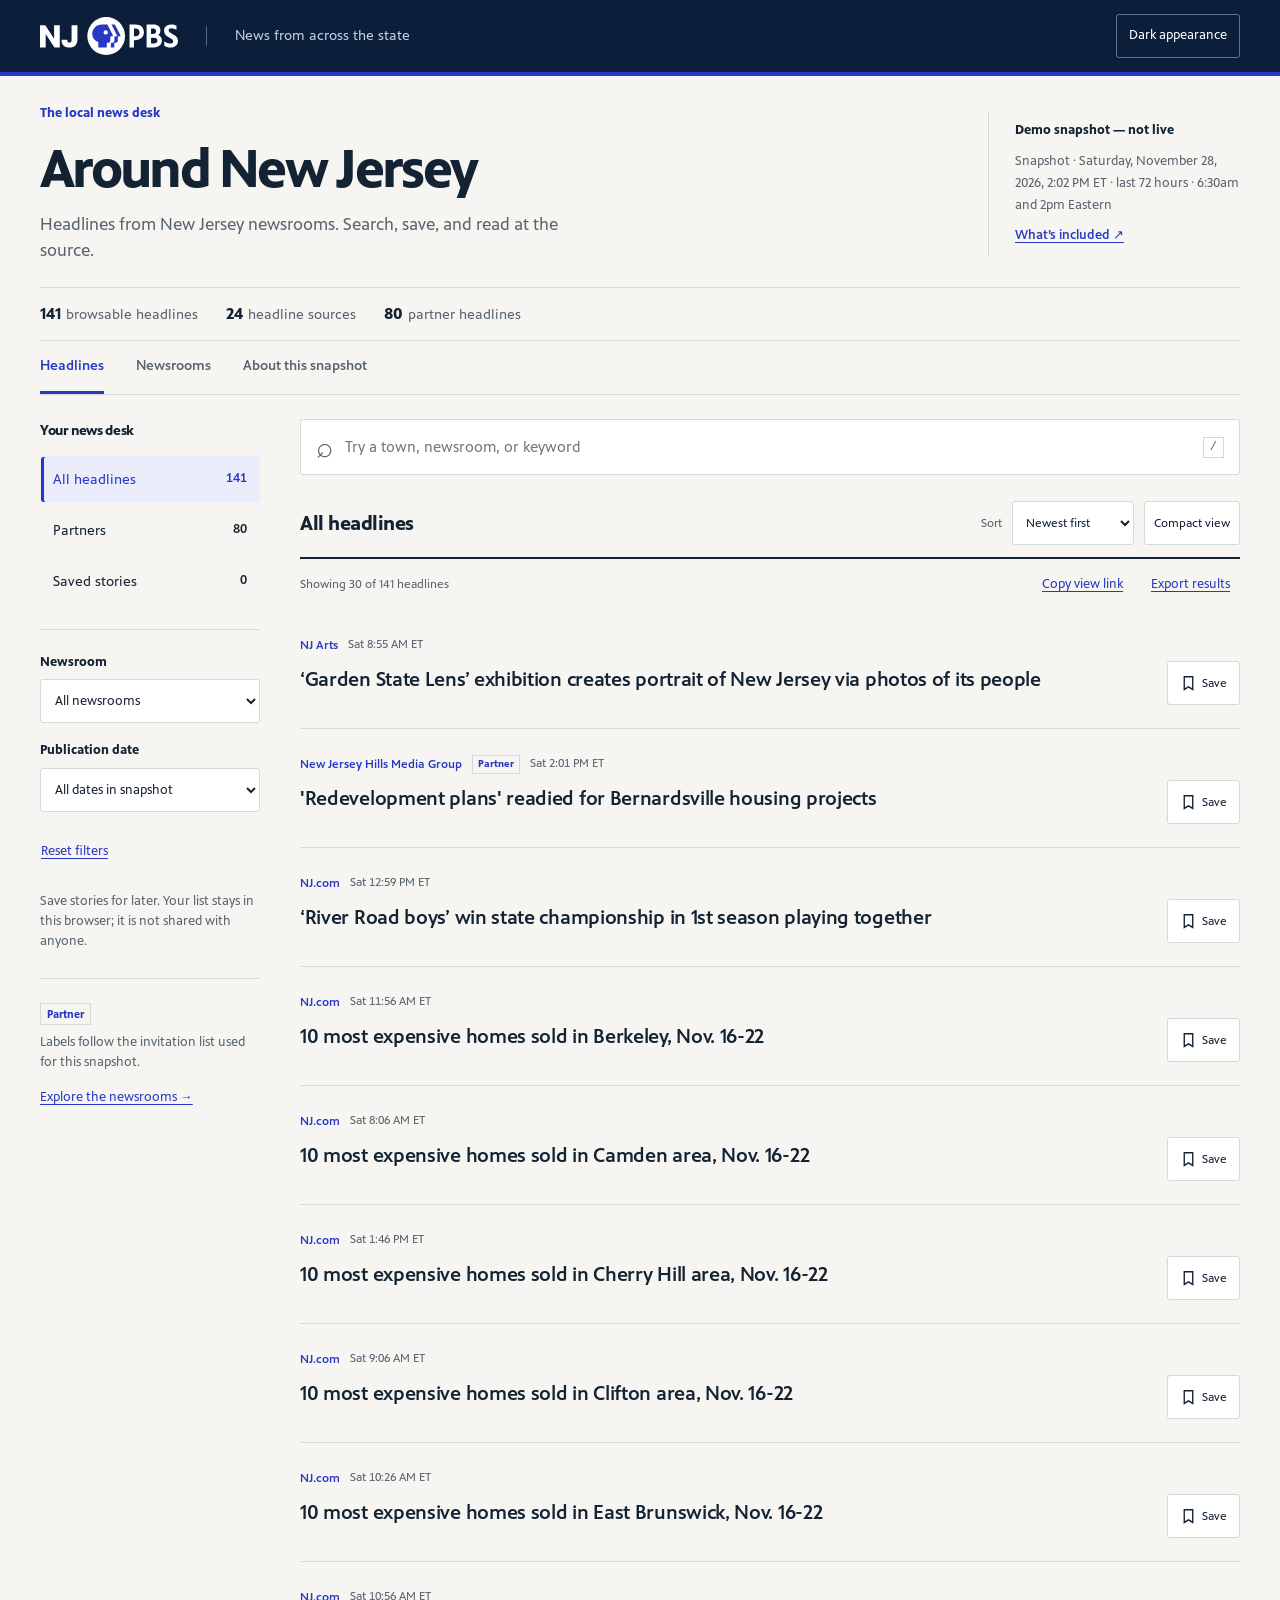
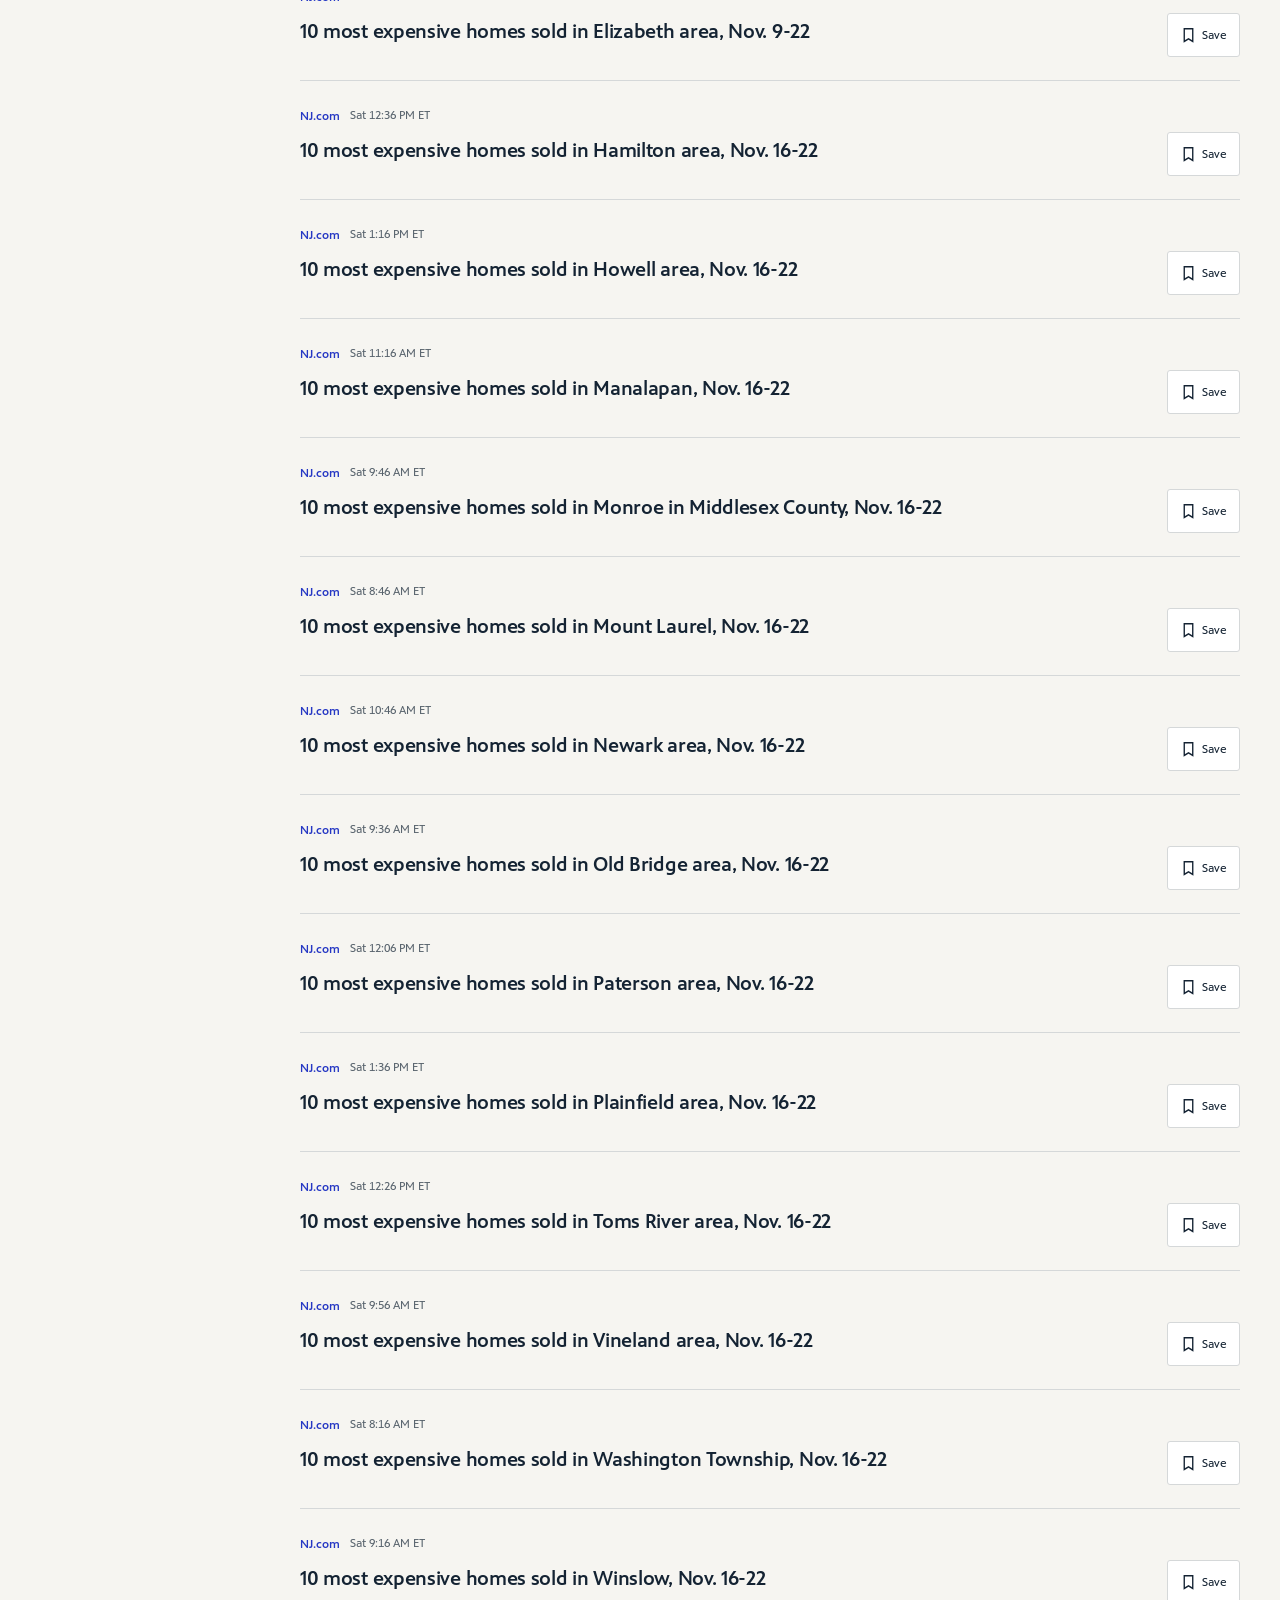
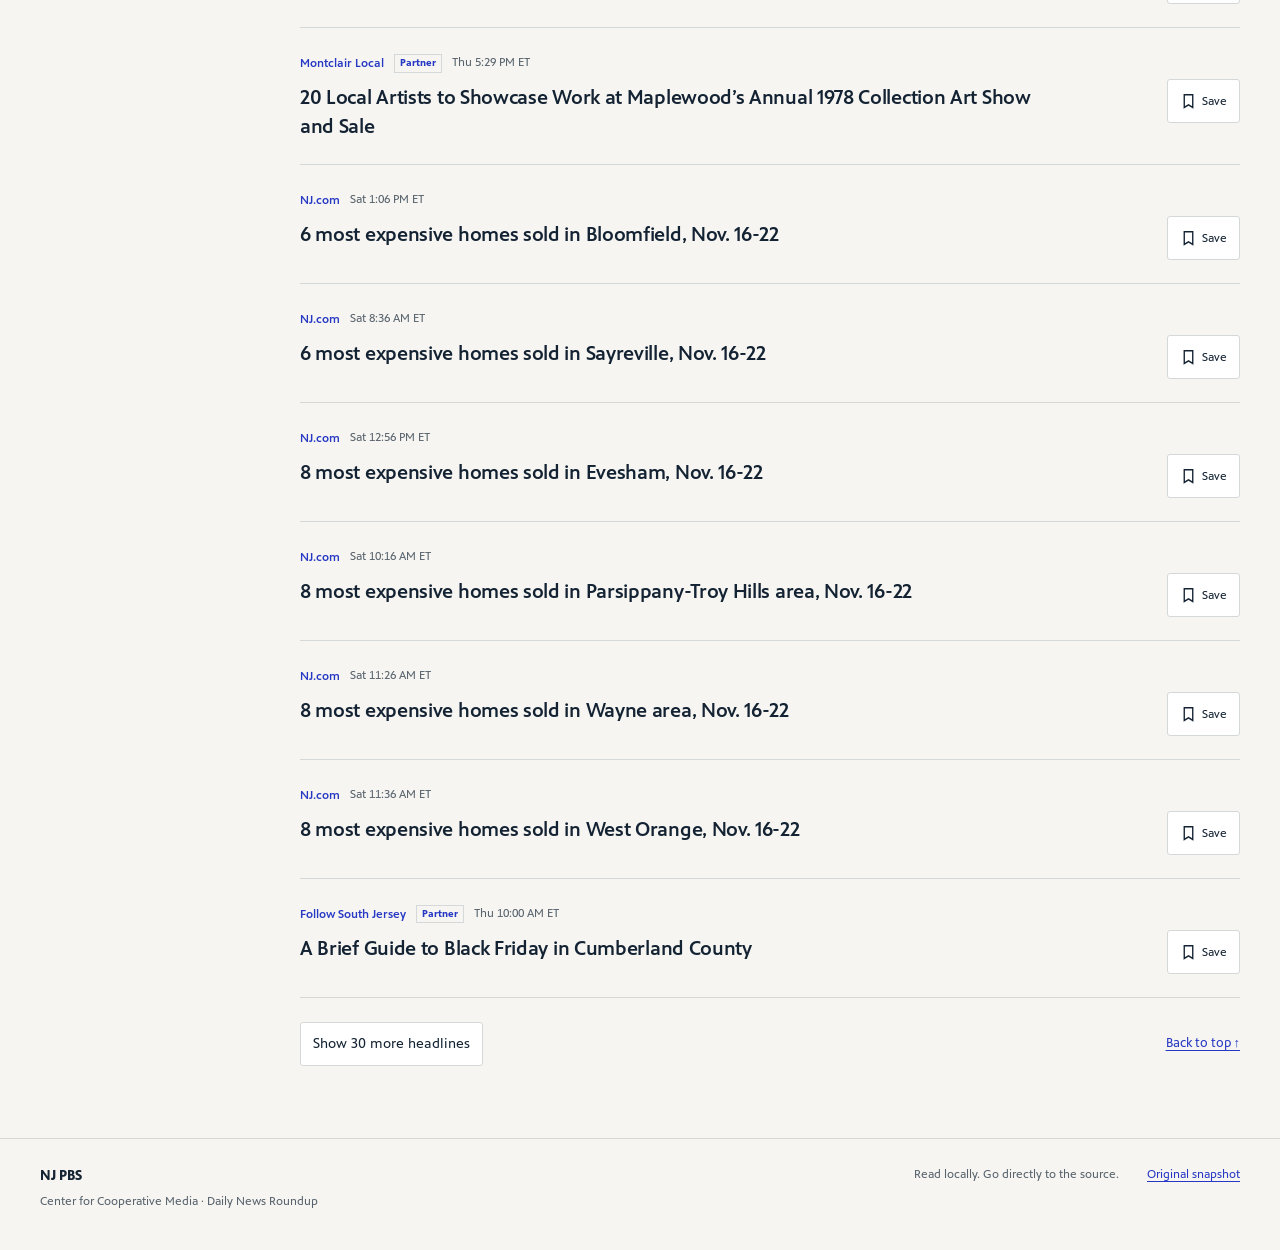
<file: index.html>
<!doctype html>
<html lang="en" data-theme="light">
<head>
  <meta charset="utf-8">
  <meta name="viewport" content="width=device-width, initial-scale=1">
  <meta name="description" content="Browse a snapshot of headlines from New Jersey newsrooms. Search, filter by newsroom, and keep a personal reading list.">
  <meta property="og:title" content="Around New Jersey · NJ PBS">
  <meta property="og:description" content="Headlines from New Jersey newsrooms, with News Commons partners marked.">
  <meta property="og:type" content="website">
  <meta property="og:url" content="https://centercoopmedia.github.io/around-nj/">
  <meta property="og:image" content="https://njpbs.org/og-default.png">
  <meta property="og:image:width" content="1200">
  <meta property="og:image:height" content="630">
  <meta name="twitter:card" content="summary_large_image">
  <meta name="twitter:title" content="Around New Jersey · NJ PBS">
  <meta name="twitter:description" content="Headlines from New Jersey newsrooms, with News Commons partners marked.">
  <meta name="twitter:image" content="https://njpbs.org/og-default.png">
  <meta name="color-scheme" content="light dark">
  <title>Around New Jersey · NJ PBS</title>
  <link rel="icon" href="brand/pbs-white.svg">
  <link rel="stylesheet" href="assets/desk.css">
  <script type="module" src="assets/desk.mjs"></script>
</head>
<body>
  <a class="skip-link" href="#main">Skip to headlines</a>
  <header class="masthead">
    <div class="masthead-inner wrap">
      <a href="https://njpbs.org/" class="brand"><img src="brand/njpbs-horizontal-white.svg" width="146" height="40" alt="NJ PBS"></a>
      <span class="masthead-label">News from across the state</span>
      <button id="theme" type="button" aria-label="Switch to dark appearance">Dark appearance</button>
    </div>
  </header>
  <main id="main" class="wrap" tabindex="-1">
    <section class="intro" aria-labelledby="page-title">
      <div><p class="kicker">The local news desk</p><h1 id="page-title">Around New Jersey</h1><p class="lede">Headlines from New Jersey newsrooms. Search, save, and read at the source.</p></div>
      <div class="snapshot-stamp"><span class="stamp-label">Demo snapshot — not live</span><p id="snapshot-date">Reading snapshot details…</p><a href="#about" data-view-link="about">What’s included <span aria-hidden="true">↗</span></a></div>
    </section>
    <div class="summary-line" id="summary" aria-label="Snapshot totals">Headlines link directly to the original publishers.</div>
    <nav class="page-tabs" aria-label="Explore the snapshot">
      <a href="#headlines" data-view-link="headlines" aria-current="page">Headlines</a>
      <a href="#newsrooms" data-view-link="newsrooms">Newsrooms</a>
      <a href="#about" data-view-link="about">About this snapshot</a>
    </nav>
    <div id="load-state" class="load-state" role="status"><p>Loading the headline index…</p><p>The <a href="snapshot.html">original snapshot</a> is also available as a plain reading page.</p></div>
    <noscript><p class="notice">This news desk needs JavaScript for its filters. <a href="snapshot.html">Read all embedded headlines and the partner directory without JavaScript.</a></p></noscript>
    <section id="headlines" class="desk" aria-label="Browse headlines" hidden>
      <aside class="sidebar">
        <h2>Your news desk</h2>
        <div id="scopes" class="scope-list" role="group" aria-label="Headline collection">
          <button type="button" data-scope="all" aria-pressed="true"><span>All headlines</span><b id="all-count">0</b></button>
          <button type="button" data-scope="partners" aria-pressed="false"><span>Partners</span><b id="partner-count">0</b></button>
          <button type="button" data-scope="saved" aria-pressed="false"><span>Saved stories</span><b id="saved-count">0</b></button>
        </div>
        <details id="filter-panel" class="filter-panel" open><summary id="filter-summary">Filter headlines</summary><div class="filter-fields">
          <label for="source">Newsroom</label><select id="source"><option value="">All newsrooms</option></select>
          <label for="day">Publication date</label><select id="day"><option value="">All dates in snapshot</option></select>
          <button type="button" id="reset" class="text-button">Reset filters</button>
        </div></details>
        <p class="small sidebar-note">Save stories for later. Your list stays in this browser; it is not shared with anyone.</p>
        <p id="storage-note" class="small notice" hidden>Browser storage is unavailable. Saves and appearance changes will last for this visit only.</p>
        <div class="sidebar-foot"><span class="partner-key">Partner</span><p class="small">Labels follow the invitation list used for this snapshot.</p><a href="#newsrooms" data-view-link="newsrooms">Explore the newsrooms <span aria-hidden="true">→</span></a></div>
      </aside>
      <div class="reading-desk">
        <form id="search-form" role="search"><label for="search">Search headlines and newsrooms</label><div class="search-box"><span aria-hidden="true">⌕</span><input id="search" name="q" type="search" placeholder="Try a town, newsroom, or keyword" maxlength="240" autocomplete="off"><button type="button" id="clear-search" aria-label="Clear headline search" hidden>Clear</button><kbd aria-hidden="true">/</kbd></div></form>
        <div class="result-toolbar"><h2 id="results-title" tabindex="-1">All headlines</h2><div class="reading-controls"><label for="sort">Sort</label><select id="sort"><option value="newest">Newest first</option><option value="oldest">Oldest first</option><option value="source">Newsroom A–Z</option></select><button type="button" id="density" aria-pressed="false">Compact view</button></div></div>
        <div class="result-subbar"><p id="result-count" role="status" aria-live="polite" aria-atomic="true"></p><div><button type="button" id="share" class="text-button">Copy view link</button><button type="button" id="export" class="text-button">Export results</button></div></div>
        <p id="saved-note" class="small notice" hidden>Your saved list includes stories kept from earlier snapshots. Search and newsroom filters also apply here.</p>
        <ul id="story-list" class="story-list"></ul>
        <div id="empty" class="empty" hidden><h3 id="empty-title">No matching headlines</h3><p id="empty-copy">Try fewer words or reset your filters.</p><button type="button" id="empty-reset">Reset filters</button></div>
        <div class="list-end"><button type="button" id="load-more" hidden>Show more headlines</button><a href="#main">Back to top ↑</a></div>
      </div>
    </section>
    <section id="newsrooms" class="directory-view" aria-labelledby="directory-title" hidden>
      <div class="section-heading"><div><p class="kicker">Go to the source</p><h2 id="directory-title">The newsroom directory</h2><p>Organizations on the snapshot’s partner invitation list, plus other publishers with embedded headlines.</p></div></div>
      <div class="directory-controls"><div><label for="room-search">Find a newsroom</label><input type="search" id="room-search" placeholder="Name, domain, or type" maxlength="240"></div><div><label for="room-filter">Show</label><select id="room-filter"><option value="all">All organizations</option><option value="partners">Partner invitation list</option><option value="stories">With embedded headlines</option><option value="missing">Partner feed not listed</option></select></div></div>
      <p class="small" id="directory-count" role="status"></p><div id="directory-list" class="directory-list"></div>
      <p class="small">Feed status describes the supplied snapshot, not a live health check. No headlines does not mean a newsroom has stopped publishing.</p>
    </section>
    <section id="about" class="about-view" aria-labelledby="about-title" hidden>
      <p class="kicker">Know what you’re browsing</p><h2 id="about-title">A snapshot, not a live feed</h2><p id="about-meta"></p>
      <div class="about-grid"><section><h3>What’s on this page</h3><p id="coverage-note"></p><p>Search, dates, counts, and exports use only the headlines embedded in the source page. Dates use Eastern time, not your device’s time zone.</p><a href="snapshot.html">Read the unchanged source snapshot ↗</a></section><section><h3>Where the headlines come from</h3><p>The Daily News Roundup feed list and the NJ PBS partner invitation list. Publisher headlines and links are preserved. The page does not rank stories by importance or add summaries.</p><p>“Partner” reflects the supplied invitation list, not a separate check of current membership.</p></section><section><h3>Gaps in the snapshot</h3><p id="feed-note"></p><p>The original snapshot reports a TAPinto RSS access error. It does not bypass paywalls, scrape more stories, or send newsletter campaigns.</p></section><section><h3>Your reading list</h3><p>Saved stories stay in local browser storage on this device. They can include stories from an earlier snapshot. Clearing browser data removes the list.</p><p>View links share search and filters, not your saved stories. Exports include every matching result, not just the rows currently shown.</p></section></div>
      <h3>Original collection summary</h3><p class="small">These are the source page’s collection totals, not the number of browsable results.</p><dl id="original-stats" class="original-stats"></dl>
    </section>
  </main>
  <footer class="footer wrap"><div><strong>NJ PBS</strong><span>Center for Cooperative Media · Daily News Roundup</span></div><p>Read locally. Go directly to the source.</p><a href="snapshot.html">Original snapshot</a></footer>
  <div id="announcement" class="toast" role="status" aria-live="polite" aria-atomic="true"></div>
  <dialog id="copy-dialog"><form method="dialog"><h2>Copy this view link</h2><p>Clipboard access is unavailable. Select and copy the link below.</p><label for="copy-value">View link</label><input id="copy-value" type="text" readonly><button>Close</button></form></dialog>
</body>
</html>
</file>
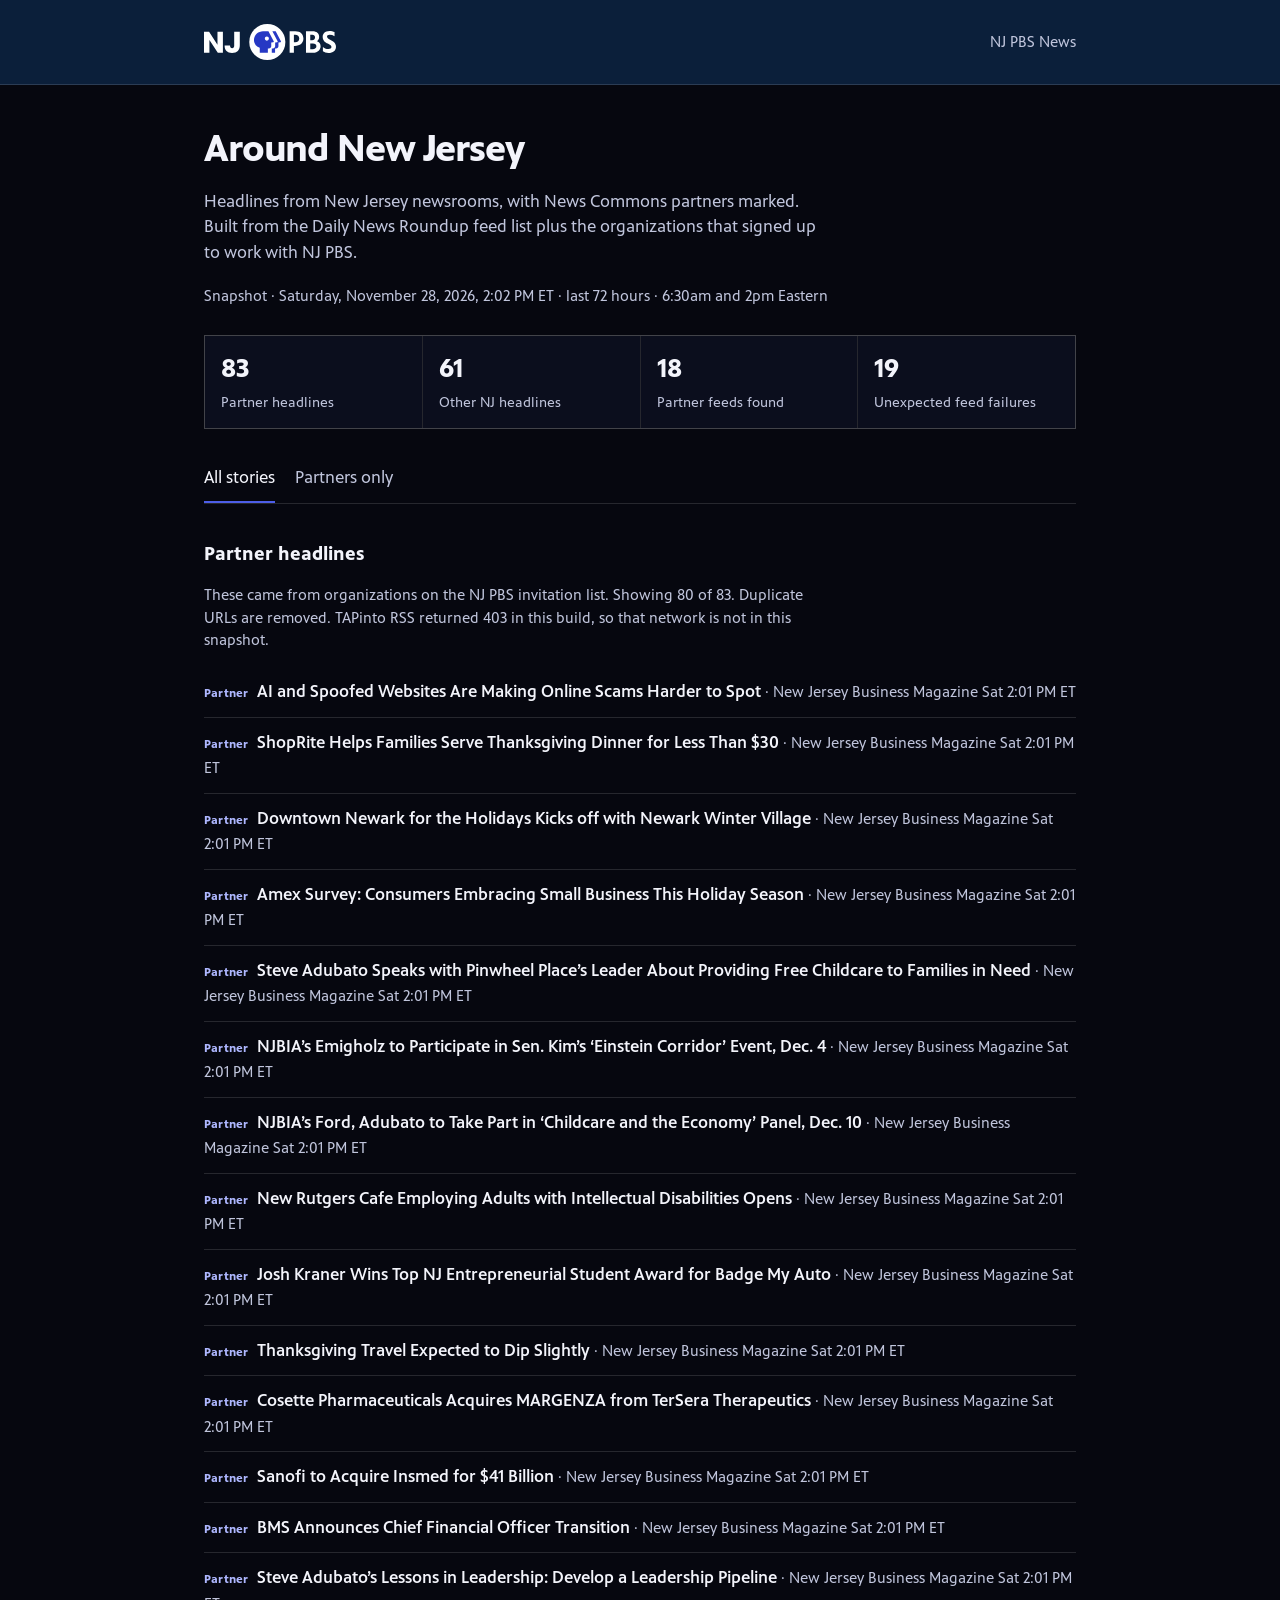
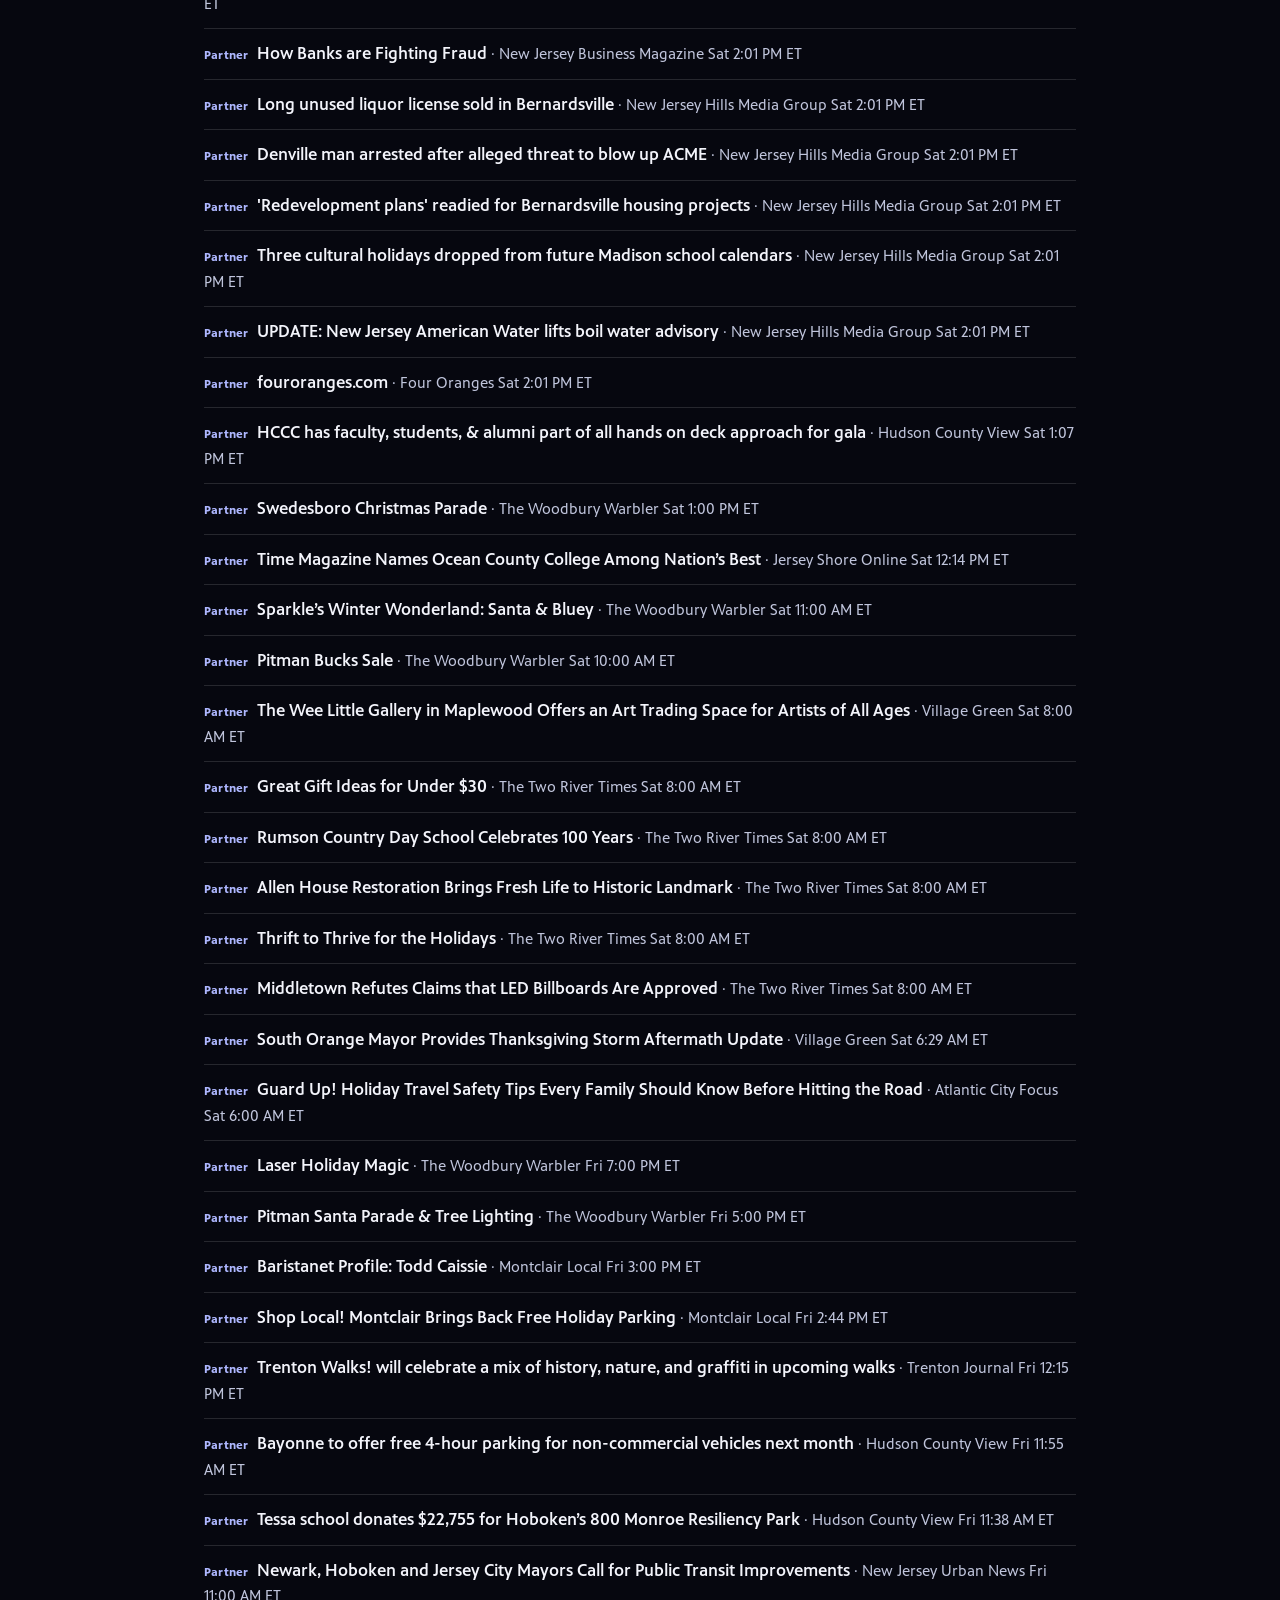
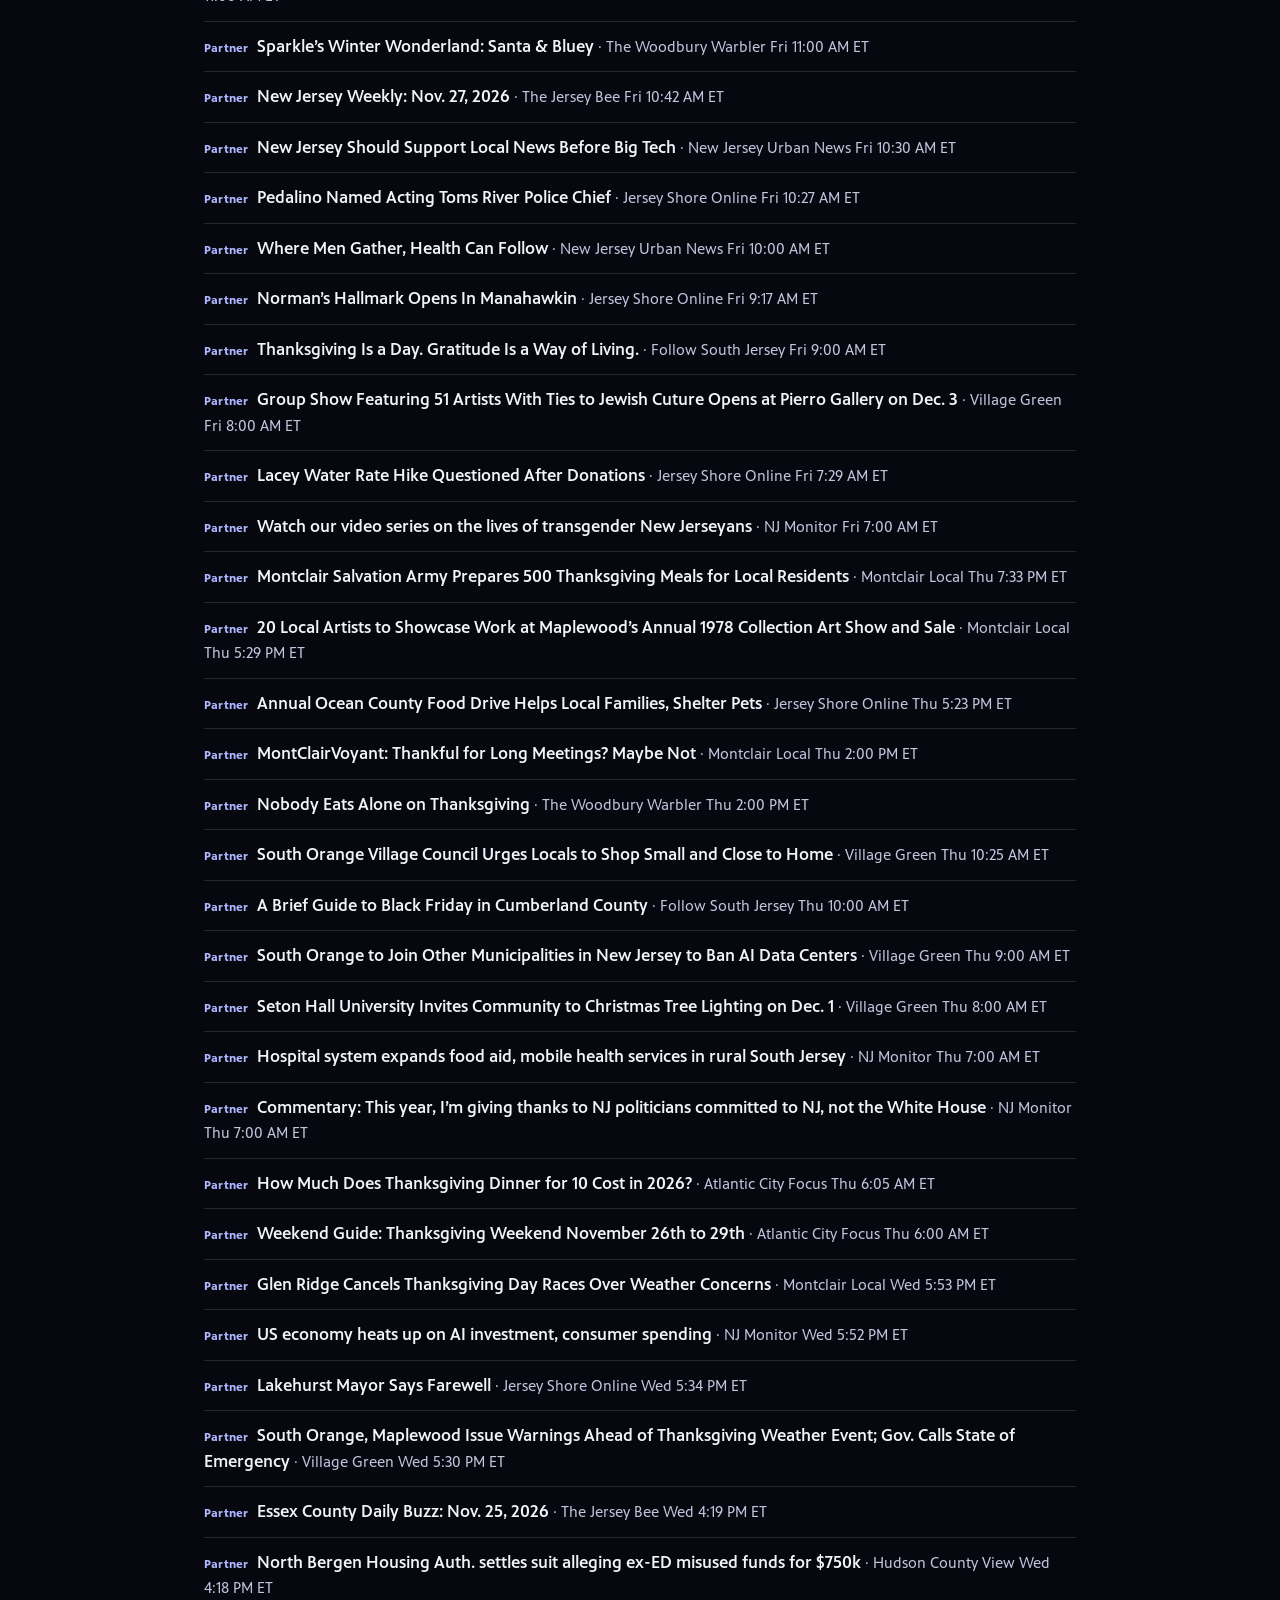
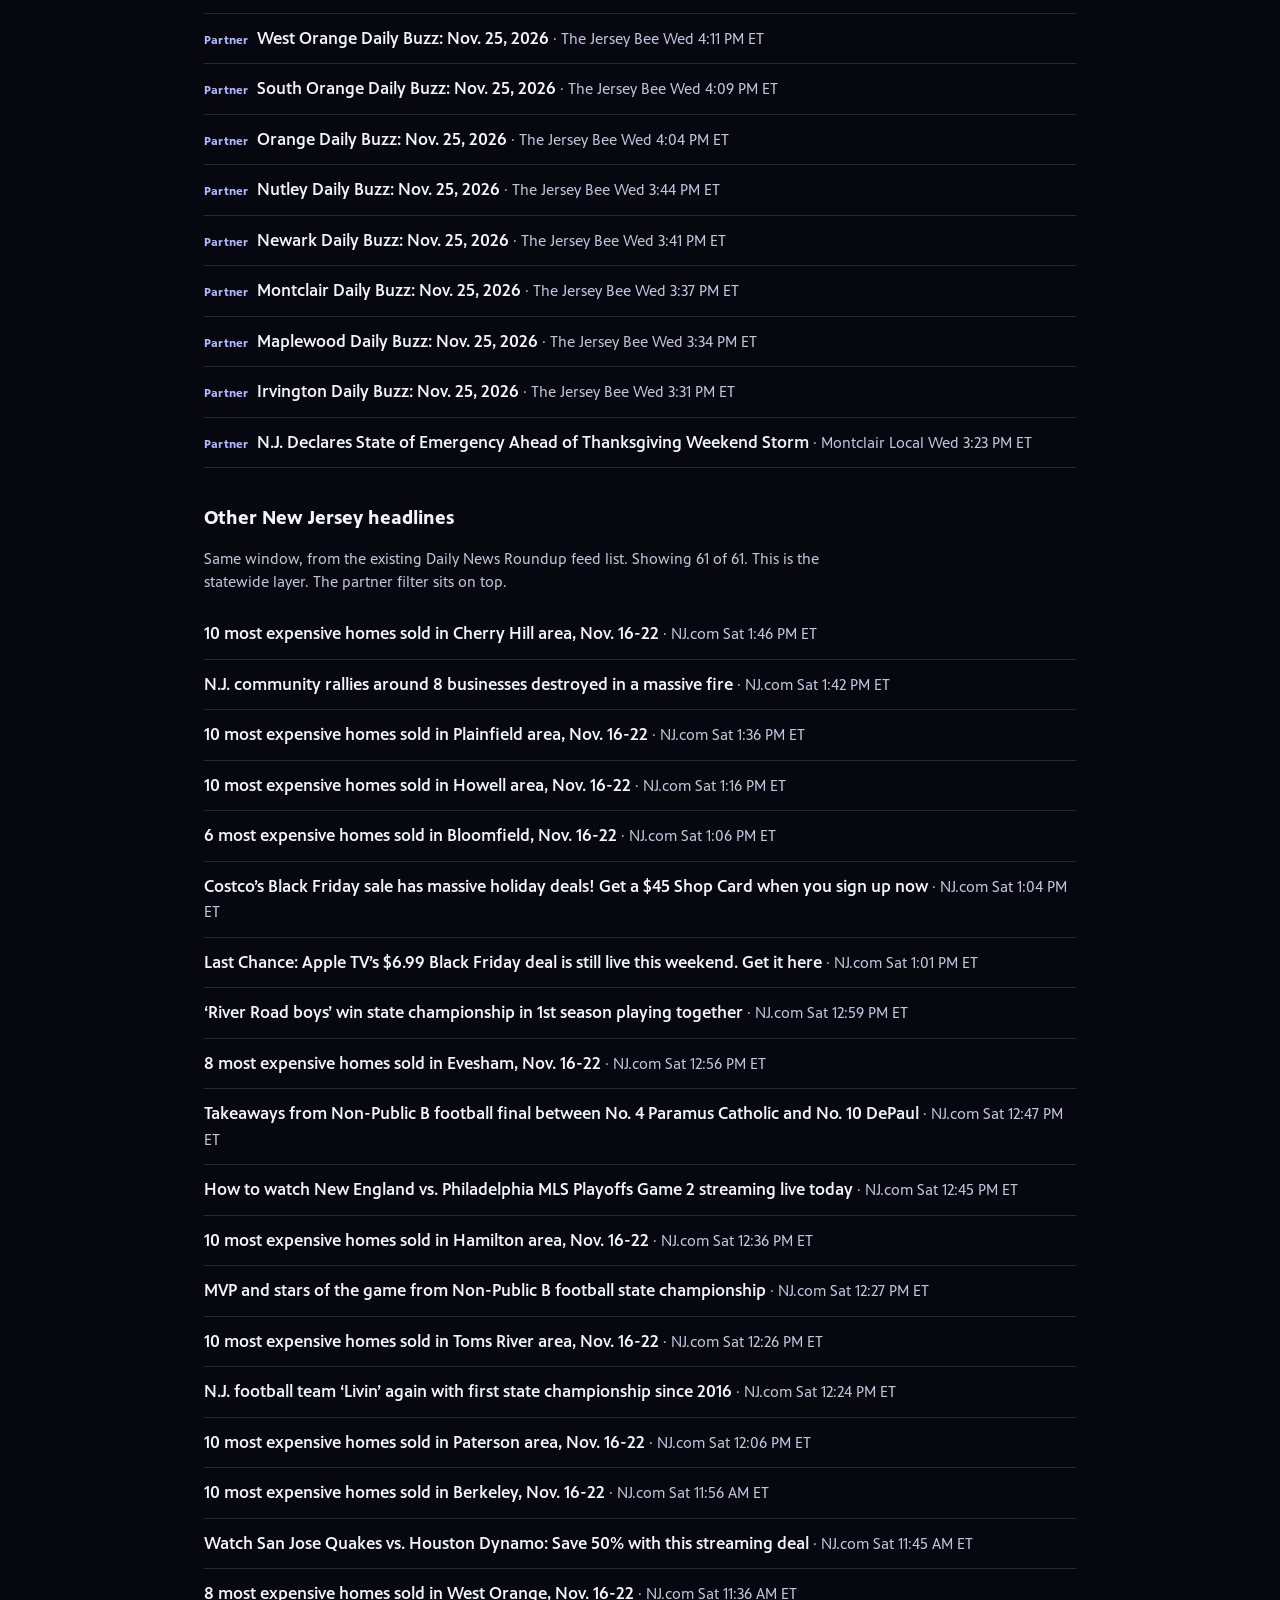
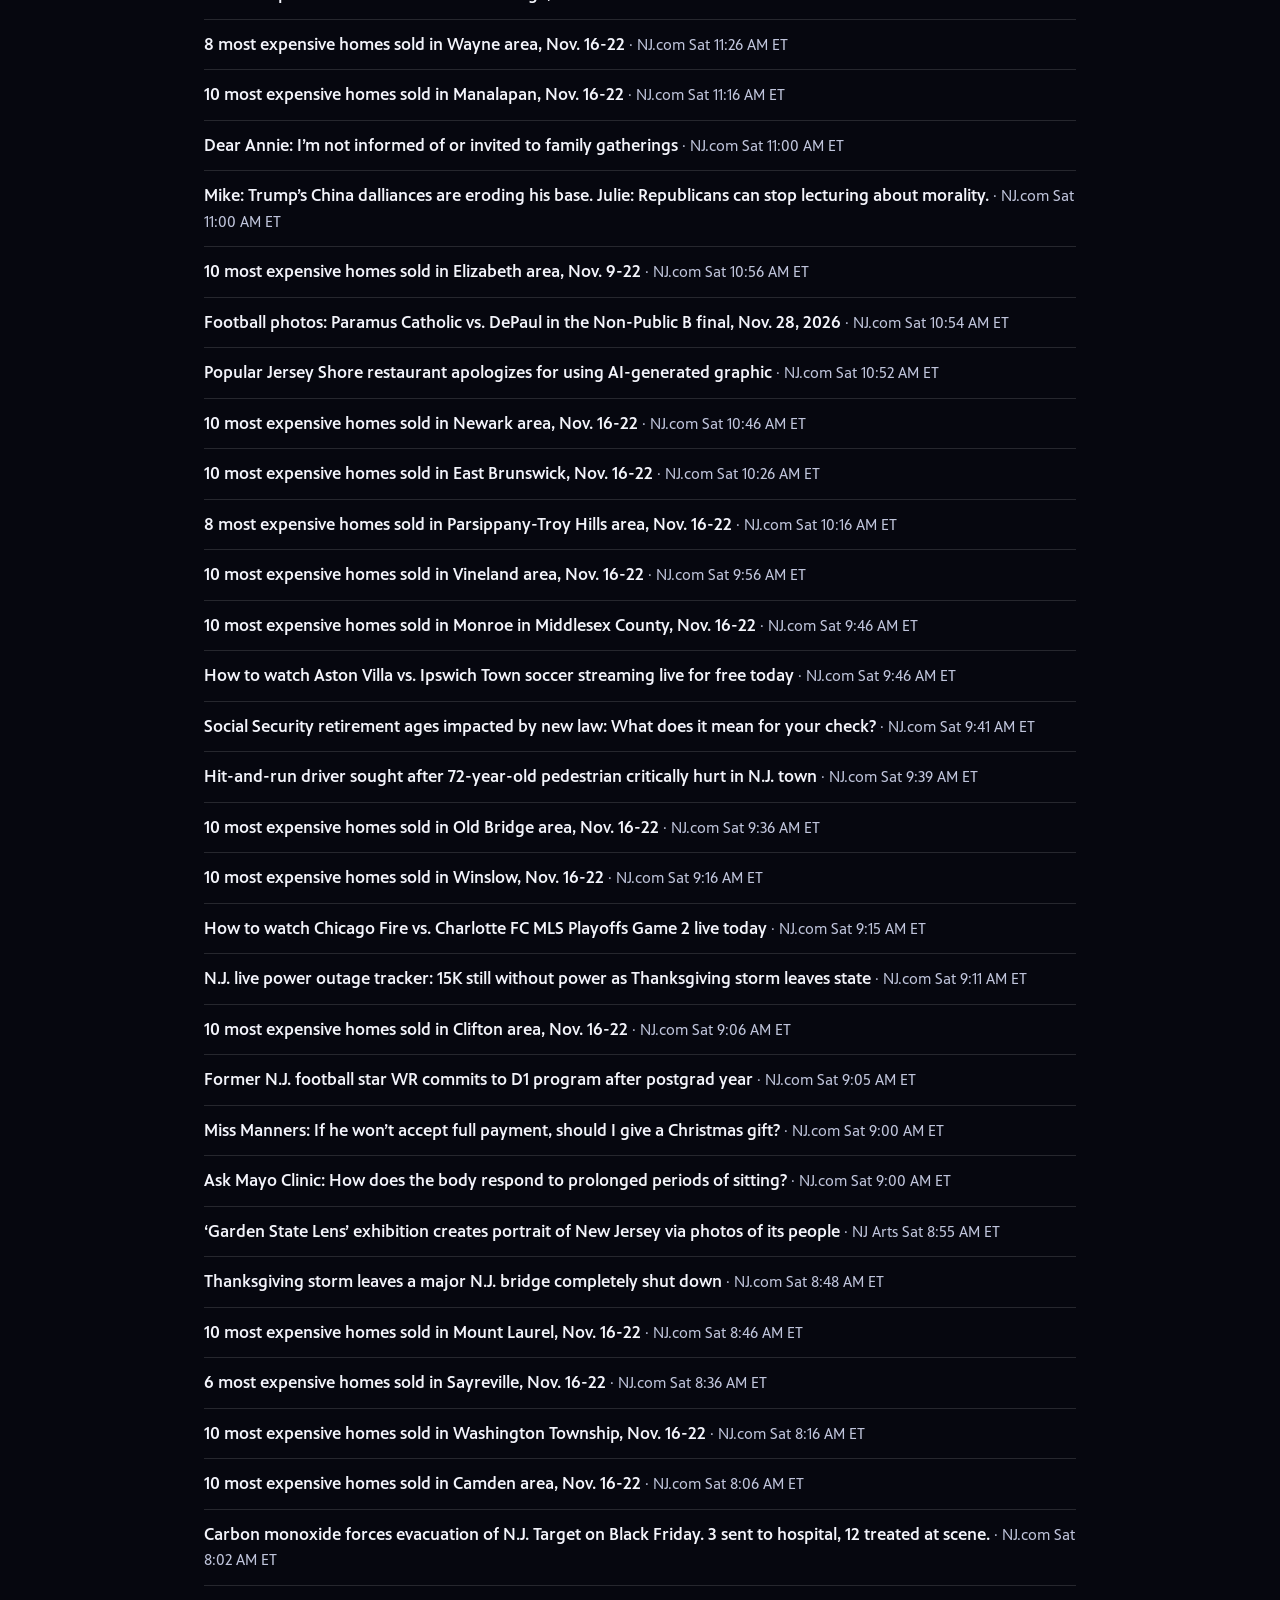
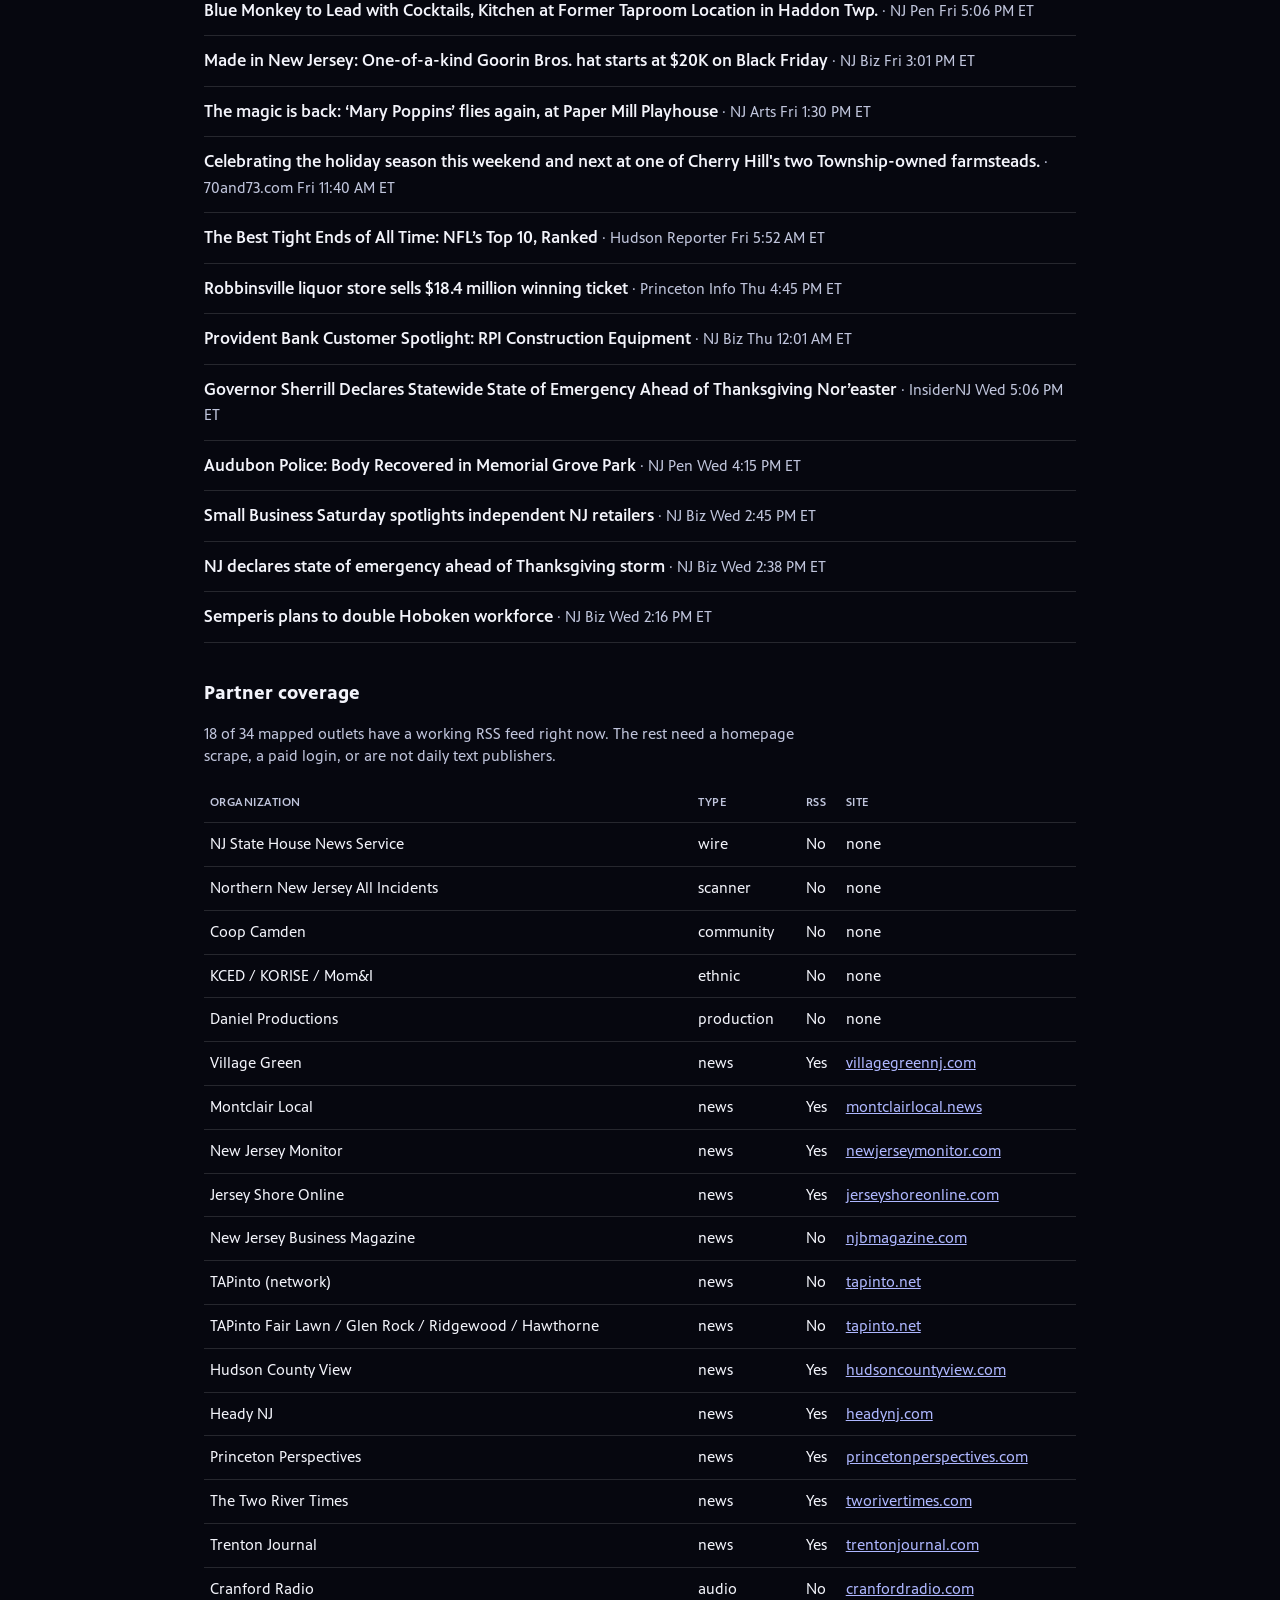
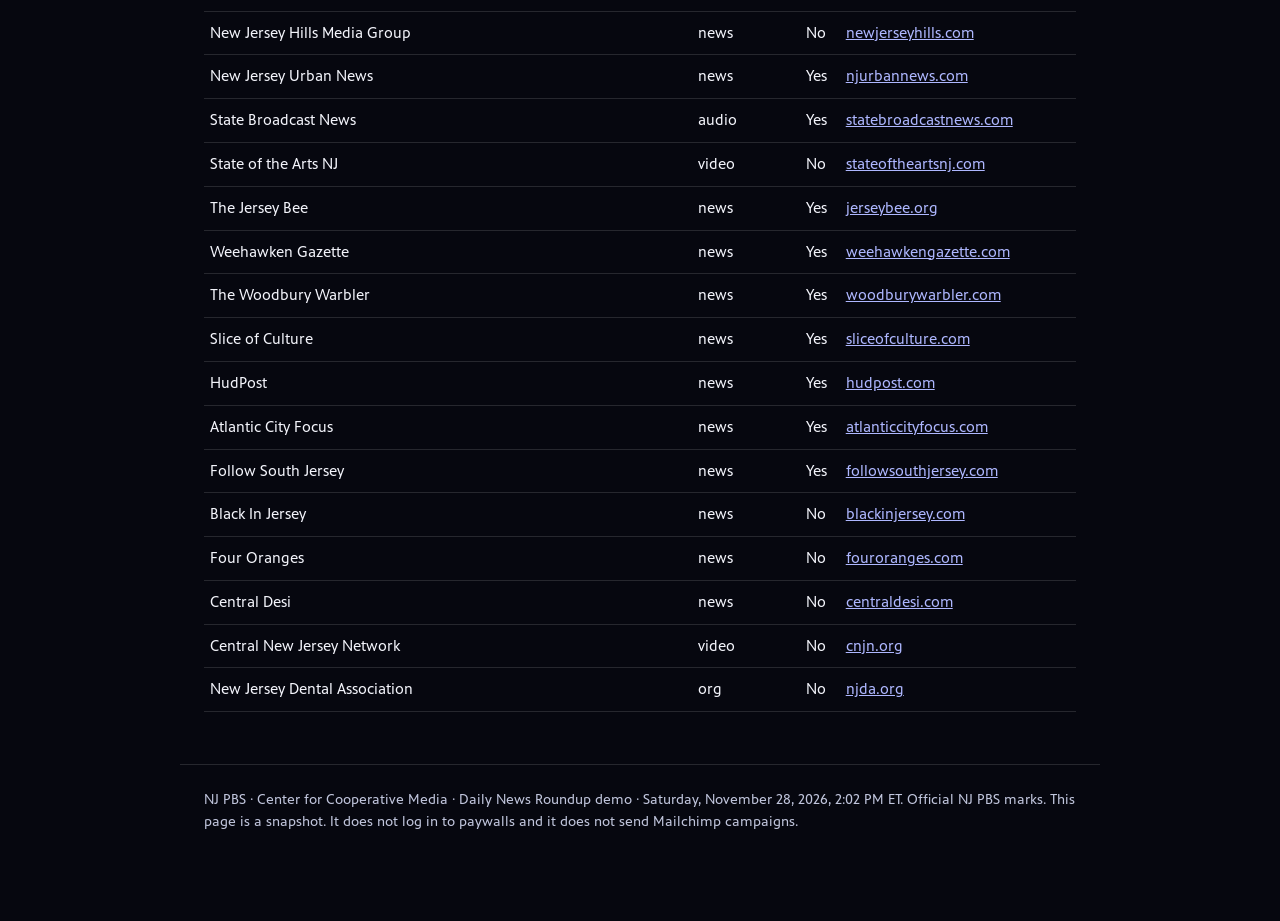
<file: snapshot.html>
<!doctype html>
<html lang="en">
<head>
<meta charset="utf-8">
<meta name="viewport" content="width=device-width, initial-scale=1">
<title>Around New Jersey · NJ PBS</title>
<meta name="description" content="Headlines from New Jersey newsrooms, with News Commons partners marked.">
<meta property="og:title" content="Around New Jersey · NJ PBS">
<meta property="og:description" content="Headlines from New Jersey newsrooms, with News Commons partners marked.">
<meta property="og:type" content="website">
<meta property="og:url" content="https://centercoopmedia.github.io/around-nj/">
<meta property="og:image" content="https://njpbs.org/og-default.png">
<meta property="og:image:width" content="1200">
<meta property="og:image:height" content="630">
<meta name="twitter:card" content="summary_large_image">
<meta name="twitter:title" content="Around New Jersey · NJ PBS">
<meta name="twitter:description" content="Headlines from New Jersey newsrooms, with News Commons partners marked.">
<meta name="twitter:image" content="https://njpbs.org/og-default.png">
<link rel="icon" href="brand/pbs-white.svg">
<style>
@font-face {
  font-family: "PBS Sans";
  src: url("brand/fonts/PBSSans.woff2") format("woff2");
  font-weight: 400;
  font-style: normal;
  font-display: swap;
}
@font-face {
  font-family: "PBS Sans";
  src: url("brand/fonts/PBSSans-Medium.woff2") format("woff2");
  font-weight: 500;
  font-style: normal;
  font-display: swap;
}
@font-face {
  font-family: "PBS Sans";
  src: url("brand/fonts/PBSSans-Bold.woff2") format("woff2");
  font-weight: 700;
  font-style: normal;
  font-display: swap;
}
:root {
  --pbs-blue: #2638c4;
  --pbs-blue-bright: #4d5ee8;
  --focus: #aeb7ff;
  --bg-0: #06070f;
  --bg-1: #0b0e1d;
  --bg-2: #131736;
  --text: #f3f4fb;
  --text-dim: #c0c5dc;
  --line: rgba(255, 255, 255, 0.13);
}
* { box-sizing: border-box; }
html { color-scheme: dark; }
body {
  margin: 0;
  font: 17px/1.5 "PBS Sans", "Helvetica Neue", Helvetica, Arial, sans-serif;
  color: var(--text);
  background: var(--bg-0);
}
a { color: var(--focus); }
.masthead {
  background: #0b1f3a;
  border-bottom: 1px solid var(--line);
}
.masthead-inner {
  max-width: 920px;
  margin: 0 auto;
  padding: 16px 24px;
  display: flex;
  align-items: center;
  justify-content: space-between;
  gap: 16px;
}
.masthead img { display: block; height: 36px; width: auto; }
.masthead-meta { color: var(--text-dim); font-size: 0.92rem; }
main { max-width: 920px; margin: 0 auto; padding: 36px 24px 24px; }
h1 {
  font-size: 2.35rem;
  font-weight: 700;
  letter-spacing: -0.03em;
  margin: 0 0 12px;
}
.lede { color: var(--text-dim); max-width: 62ch; margin: 0 0 20px; }
.meta { color: var(--text-dim); font-size: 0.92rem; margin: 0 0 28px; }
.stats {
  display: grid;
  grid-template-columns: repeat(auto-fit, minmax(140px, 1fr));
  gap: 1px;
  background: var(--line);
  border: 1px solid var(--line);
  margin: 0 0 28px;
}
.stat {
  background: var(--bg-1);
  padding: 14px 16px;
}
.stat b { display: block; font-size: 1.6rem; }
.stat span { color: var(--text-dim); font-size: 0.88rem; }
.filters {
  display: flex;
  gap: 20px;
  margin: 0 0 32px;
  border-bottom: 1px solid var(--line);
}
.filters button {
  appearance: none;
  background: none;
  border: 0;
  border-bottom: 2px solid transparent;
  color: var(--text-dim);
  font: inherit;
  padding: 8px 0 10px;
  cursor: pointer;
}
.filters button[aria-pressed="true"] {
  color: var(--text);
  border-bottom-color: var(--pbs-blue-bright);
}
h2 { font-size: 1.2rem; font-weight: 700; margin: 36px 0 10px; }
.note { color: var(--text-dim); font-size: 0.95rem; max-width: 70ch; }
ul.stories { list-style: none; padding: 0; margin: 0; }
ul.stories li {
  padding: 12px 0;
  border-bottom: 1px solid var(--line);
}
ul.stories a {
  color: var(--text);
  text-decoration: none;
  font-weight: 500;
}
ul.stories a:hover { text-decoration: underline; }
.src, .when { color: var(--text-dim); font-weight: 400; font-size: 0.92rem; }
.src::before { content: " · "; }
.star {
  display: inline-block;
  margin-right: 8px;
  color: var(--focus);
  font-size: 0.78rem;
  font-weight: 700;
  letter-spacing: 0.02em;
}
body.partners-only .is-other,
body.partners-only #other-block { display: none; }
table { width: 100%; border-collapse: collapse; font-size: 0.95rem; margin: 12px 0 28px; }
th, td { text-align: left; padding: 10px 6px; border-bottom: 1px solid var(--line); vertical-align: top; }
th { font-size: 0.78rem; letter-spacing: 0.04em; text-transform: uppercase; color: var(--text-dim); font-weight: 500; }
footer {
  max-width: 920px;
  margin: 0 auto 64px;
  padding: 24px;
  color: var(--text-dim);
  font-size: 0.9rem;
  border-top: 1px solid var(--line);
}
</style>
</head>
<body>
  <header class="masthead">
    <div class="masthead-inner">
      <a href="https://njpbs.org/"><img src="brand/njpbs-horizontal-white.svg" width="146" height="40" alt="NJ PBS"></a>
      <p class="masthead-meta">NJ PBS News</p>
    </div>
  </header>
  <main>
    <h1>Around New Jersey</h1>
    <p class="lede">Headlines from New Jersey newsrooms, with News Commons partners marked. Built from the Daily News Roundup feed list plus the organizations that signed up to work with NJ PBS.</p>
    <p class="meta">Snapshot · Saturday, November 28, 2026, 2:02 PM ET · last 72 hours · 6:30am and 2pm Eastern</p>
    <div class="stats">
      <div class="stat"><b>83</b><span>Partner headlines</span></div>
      <div class="stat"><b>61</b><span>Other NJ headlines</span></div>
      <div class="stat"><b>18</b><span>Partner feeds found</span></div>
      <div class="stat"><b>19</b><span>Unexpected feed failures</span></div>
    </div>
    <div class="filters" role="group" aria-label="Filter headlines">
      <button type="button" data-filter="all" aria-pressed="true">All stories</button>
      <button type="button" data-filter="partners" aria-pressed="false">Partners only</button>
    </div>
    <section id="partner-block">
      <h2>Partner headlines</h2>
      <p class="note">These came from organizations on the NJ PBS invitation list. Showing 80 of 83. Duplicate URLs are removed. TAPinto RSS returned 403 in this build, so that network is not in this snapshot.</p>
      <ul class="stories">
<li class="is-partner"><span class="star" title="News Commons partner">Partner</span><a href="https://njbmagazine.com/njb-news-now/ai-and-spoofed-websites-are-making-online-scams-harder-to-spot/">AI and Spoofed Websites Are Making Online Scams Harder to Spot</a> <span class="src">New Jersey Business Magazine</span> <span class="when">Sat 2:01 PM ET</span></li>
<li class="is-partner"><span class="star" title="News Commons partner">Partner</span><a href="https://njbmagazine.com/njb-news-now/shoprite-helps-families-serve-thanksgiving-dinner-for-less-than-30/">ShopRite Helps Families Serve Thanksgiving Dinner for Less Than $30</a> <span class="src">New Jersey Business Magazine</span> <span class="when">Sat 2:01 PM ET</span></li>
<li class="is-partner"><span class="star" title="News Commons partner">Partner</span><a href="https://njbmagazine.com/njb-news-now/downtown-newark-for-the-holidays-kicks-off-with-newark-winter-village/">Downtown Newark for the Holidays Kicks off with Newark Winter Village</a> <span class="src">New Jersey Business Magazine</span> <span class="when">Sat 2:01 PM ET</span></li>
<li class="is-partner"><span class="star" title="News Commons partner">Partner</span><a href="https://njbia.org/amex-survey-consumers-embracing-small-business-this-holiday-season/">Amex Survey: Consumers Embracing Small Business This Holiday Season</a> <span class="src">New Jersey Business Magazine</span> <span class="when">Sat 2:01 PM ET</span></li>
<li class="is-partner"><span class="star" title="News Commons partner">Partner</span><a href="https://njbia.org/steve-adubato-speaks-with-pinwheel-places-leader-about-providing-free-childcare-to-families-in-need/">Steve Adubato Speaks with Pinwheel Place’s Leader About Providing Free Childcare to Families in Need</a> <span class="src">New Jersey Business Magazine</span> <span class="when">Sat 2:01 PM ET</span></li>
<li class="is-partner"><span class="star" title="News Commons partner">Partner</span><a href="https://njbia.org/njbias-emigholz-to-participate-in-sen-kims-einstein-corridor-event-dec-4/">NJBIA’s Emigholz to Participate in Sen. Kim’s ‘Einstein Corridor’ Event, Dec. 4</a> <span class="src">New Jersey Business Magazine</span> <span class="when">Sat 2:01 PM ET</span></li>
<li class="is-partner"><span class="star" title="News Commons partner">Partner</span><a href="https://njbia.org/njbias-ford-adubato-to-take-part-in-childcare-and-the-economy-panel-dec-10/">NJBIA’s Ford, Adubato to Take Part in ‘Childcare and the Economy’ Panel, Dec. 10</a> <span class="src">New Jersey Business Magazine</span> <span class="when">Sat 2:01 PM ET</span></li>
<li class="is-partner"><span class="star" title="News Commons partner">Partner</span><a href="https://njbia.org/new-rutgers-cafe-employing-adults-with-intellectual-disabilities-opens/">New Rutgers Cafe Employing Adults with Intellectual Disabilities Opens</a> <span class="src">New Jersey Business Magazine</span> <span class="when">Sat 2:01 PM ET</span></li>
<li class="is-partner"><span class="star" title="News Commons partner">Partner</span><a href="https://njbmagazine.com/njb-news-now/josh-kraner-wins-top-nj-entrepreneurial-student-award-for-badge-my-auto/">Josh Kraner Wins Top NJ Entrepreneurial Student Award for Badge My Auto</a> <span class="src">New Jersey Business Magazine</span> <span class="when">Sat 2:01 PM ET</span></li>
<li class="is-partner"><span class="star" title="News Commons partner">Partner</span><a href="https://njbmagazine.com/njb-news-now/thanksgiving-travel-expected-to-dip-slightly/">Thanksgiving Travel Expected to Dip Slightly</a> <span class="src">New Jersey Business Magazine</span> <span class="when">Sat 2:01 PM ET</span></li>
<li class="is-partner"><span class="star" title="News Commons partner">Partner</span><a href="https://njbmagazine.com/njb-news-now/cosette-pharmaceuticals-acquires-margenza-from-tersera-therapeutics/">Cosette Pharmaceuticals Acquires MARGENZA from TerSera Therapeutics</a> <span class="src">New Jersey Business Magazine</span> <span class="when">Sat 2:01 PM ET</span></li>
<li class="is-partner"><span class="star" title="News Commons partner">Partner</span><a href="https://njbmagazine.com/njb-news-now/sanofi-to-acquire-insmed-for-41-billion/">Sanofi to Acquire Insmed for $41 Billion</a> <span class="src">New Jersey Business Magazine</span> <span class="when">Sat 2:01 PM ET</span></li>
<li class="is-partner"><span class="star" title="News Commons partner">Partner</span><a href="https://njbmagazine.com/njb-news-now/bms-announces-chief-financial-officer-transition/">BMS Announces Chief Financial Officer Transition</a> <span class="src">New Jersey Business Magazine</span> <span class="when">Sat 2:01 PM ET</span></li>
<li class="is-partner"><span class="star" title="News Commons partner">Partner</span><a href="https://njbmagazine.com/lessons-in-leadership/steve-adubatos-lessons-in-leadership-develop-a-leadership-pipeline/">Steve Adubato’s Lessons in Leadership: Develop a Leadership Pipeline</a> <span class="src">New Jersey Business Magazine</span> <span class="when">Sat 2:01 PM ET</span></li>
<li class="is-partner"><span class="star" title="News Commons partner">Partner</span><a href="https://njbmagazine.com/special-sections/2026-nj-bankers-association-special-section/how-banks-are-fighting-fraud/">How Banks are Fighting Fraud</a> <span class="src">New Jersey Business Magazine</span> <span class="when">Sat 2:01 PM ET</span></li>
<li class="is-partner"><span class="star" title="News Commons partner">Partner</span><a href="https://www.newjerseyhills.com/bernardsville_news/news/long-unused-liquor-license-sold-in-bernardsville/article_42884ac4-ac93-4f06-8c5c-312dcad838de.html">Long unused liquor license sold in Bernardsville</a> <span class="src">New Jersey Hills Media Group</span> <span class="when">Sat 2:01 PM ET</span></li>
<li class="is-partner"><span class="star" title="News Commons partner">Partner</span><a href="https://www.newjerseyhills.com/the_citizen/news/denville-man-arrested-after-alleged-threat-to-blow-up-acme/article_705d8762-cada-4539-ac35-0143f6cfde6b.html">Denville man arrested after alleged threat to blow up ACME</a> <span class="src">New Jersey Hills Media Group</span> <span class="when">Sat 2:01 PM ET</span></li>
<li class="is-partner"><span class="star" title="News Commons partner">Partner</span><a href="https://www.newjerseyhills.com/bernardsville_news/news/redevelopment-plans-readied-for-bernardsville-housing-projects/article_9aa485e3-54bd-4b9a-b121-cf8ac320b35b.html">&#x27;Redevelopment plans&#x27; readied for Bernardsville housing projects</a> <span class="src">New Jersey Hills Media Group</span> <span class="when">Sat 2:01 PM ET</span></li>
<li class="is-partner"><span class="star" title="News Commons partner">Partner</span><a href="https://www.newjerseyhills.com/madison_eagle/news/three-cultural-holidays-dropped-from-future-madison-school-calendars/article_f5906326-b07a-4381-85eb-e35e75b582f7.html">Three cultural holidays dropped from future Madison school calendars</a> <span class="src">New Jersey Hills Media Group</span> <span class="when">Sat 2:01 PM ET</span></li>
<li class="is-partner"><span class="star" title="News Commons partner">Partner</span><a href="https://www.newjerseyhills.com/bernardsville_news/news/update-new-jersey-american-water-lifts-boil-water-advisory/article_c99fae98-de1a-476e-9e50-f6b6f8ce1780.html">UPDATE: New Jersey American Water lifts boil water advisory</a> <span class="src">New Jersey Hills Media Group</span> <span class="when">Sat 2:01 PM ET</span></li>
<li class="is-partner"><span class="star" title="News Commons partner">Partner</span><a href="http://www.squarespace.com/">fouroranges.com</a> <span class="src">Four Oranges</span> <span class="when">Sat 2:01 PM ET</span></li>
<li class="is-partner"><span class="star" title="News Commons partner">Partner</span><a href="https://hudsoncountyview.com/hccc-has-faculty-students-alumni-part-of-all-hands-on-deck-approach-for-gala/">HCCC has faculty, students, &amp; alumni part of all hands on deck approach for gala</a> <span class="src">Hudson County View</span> <span class="when">Sat 1:07 PM ET</span></li>
<li class="is-partner"><span class="star" title="News Commons partner">Partner</span><a href="https://woodburywarbler.com/event/swedesboro-christmas-parade/">Swedesboro Christmas Parade</a> <span class="src">The Woodbury Warbler</span> <span class="when">Sat 1:00 PM ET</span></li>
<li class="is-partner"><span class="star" title="News Commons partner">Partner</span><a href="https://www.jerseyshoreonline.com/ocean-county/time-magazine-names-ocean-county-college-among-nations-best/">Time Magazine Names Ocean County College Among Nation’s Best</a> <span class="src">Jersey Shore Online</span> <span class="when">Sat 12:14 PM ET</span></li>
<li class="is-partner"><span class="star" title="News Commons partner">Partner</span><a href="https://woodburywarbler.com/event/sparkles-winter-wonderland-santa-bluey-2/">Sparkle’s Winter Wonderland: Santa &amp; Bluey</a> <span class="src">The Woodbury Warbler</span> <span class="when">Sat 11:00 AM ET</span></li>
<li class="is-partner"><span class="star" title="News Commons partner">Partner</span><a href="https://woodburywarbler.com/event/pitman-bucks-sale/">Pitman Bucks Sale</a> <span class="src">The Woodbury Warbler</span> <span class="when">Sat 10:00 AM ET</span></li>
<li class="is-partner"><span class="star" title="News Commons partner">Partner</span><a href="https://villagegreennj.com/arts/the-wee-little-gallery-in-maplewood-offers-an-art-trading-space-for-artists-of-all-ages/">The Wee Little Gallery in Maplewood Offers an Art Trading Space for Artists of All Ages</a> <span class="src">Village Green</span> <span class="when">Sat 8:00 AM ET</span></li>
<li class="is-partner"><span class="star" title="News Commons partner">Partner</span><a href="https://tworivertimes.com/great-gift-ideas-for-under-30/?utm_source=rss&amp;utm_medium=rss&amp;utm_campaign=great-gift-ideas-for-under-30">Great Gift Ideas for Under $30</a> <span class="src">The Two River Times</span> <span class="when">Sat 8:00 AM ET</span></li>
<li class="is-partner"><span class="star" title="News Commons partner">Partner</span><a href="https://tworivertimes.com/rumson-country-day-school-celebrates-100-years/?utm_source=rss&amp;utm_medium=rss&amp;utm_campaign=rumson-country-day-school-celebrates-100-years">Rumson Country Day School Celebrates 100 Years</a> <span class="src">The Two River Times</span> <span class="when">Sat 8:00 AM ET</span></li>
<li class="is-partner"><span class="star" title="News Commons partner">Partner</span><a href="https://tworivertimes.com/allen-house-restoration-brings-fresh-life-to-historic-landmark/?utm_source=rss&amp;utm_medium=rss&amp;utm_campaign=allen-house-restoration-brings-fresh-life-to-historic-landmark">Allen House Restoration Brings Fresh Life to Historic Landmark</a> <span class="src">The Two River Times</span> <span class="when">Sat 8:00 AM ET</span></li>
<li class="is-partner"><span class="star" title="News Commons partner">Partner</span><a href="https://tworivertimes.com/thrift-to-thrive-for-the-holidays/?utm_source=rss&amp;utm_medium=rss&amp;utm_campaign=thrift-to-thrive-for-the-holidays">Thrift to Thrive for the Holidays</a> <span class="src">The Two River Times</span> <span class="when">Sat 8:00 AM ET</span></li>
<li class="is-partner"><span class="star" title="News Commons partner">Partner</span><a href="https://tworivertimes.com/middletown-refutes-claims-that-led-billboards-are-approved/?utm_source=rss&amp;utm_medium=rss&amp;utm_campaign=middletown-refutes-claims-that-led-billboards-are-approved">Middletown Refutes Claims that LED Billboards Are Approved</a> <span class="src">The Two River Times</span> <span class="when">Sat 8:00 AM ET</span></li>
<li class="is-partner"><span class="star" title="News Commons partner">Partner</span><a href="https://villagegreennj.com/police-and-fire/south-orange-mayor-provides-thanksgiving-storm-aftermath-update/">South Orange Mayor Provides Thanksgiving Storm Aftermath Update</a> <span class="src">Village Green</span> <span class="when">Sat 6:29 AM ET</span></li>
<li class="is-partner"><span class="star" title="News Commons partner">Partner</span><a href="https://www.atlanticcityfocus.com/guard-up-holiday-travel-safety-tips-every-family-should-know-before-hitting-the-road/">Guard Up! Holiday Travel Safety Tips Every Family Should Know Before Hitting the Road</a> <span class="src">Atlantic City Focus</span> <span class="when">Sat 6:00 AM ET</span></li>
<li class="is-partner"><span class="star" title="News Commons partner">Partner</span><a href="https://woodburywarbler.com/event/laser-holiday-magic/">Laser Holiday Magic</a> <span class="src">The Woodbury Warbler</span> <span class="when">Fri 7:00 PM ET</span></li>
<li class="is-partner"><span class="star" title="News Commons partner">Partner</span><a href="https://woodburywarbler.com/event/pitman-santa-parade-tree-lighting/">Pitman Santa Parade &amp; Tree Lighting</a> <span class="src">The Woodbury Warbler</span> <span class="when">Fri 5:00 PM ET</span></li>
<li class="is-partner"><span class="star" title="News Commons partner">Partner</span><a href="https://montclairlocal.news/2026/11/baristanet-profile-todd-caissie/">Baristanet Profile: Todd Caissie</a> <span class="src">Montclair Local</span> <span class="when">Fri 3:00 PM ET</span></li>
<li class="is-partner"><span class="star" title="News Commons partner">Partner</span><a href="https://montclairlocal.news/2026/11/shop-local-montclair-brings-back-free-holiday-parking/">Shop Local! Montclair Brings Back Free Holiday Parking</a> <span class="src">Montclair Local</span> <span class="when">Fri 2:44 PM ET</span></li>
<li class="is-partner"><span class="star" title="News Commons partner">Partner</span><a href="https://trentonjournal.com/trenton-walks-will-celebrate-a-mix-of-history-nature-and-graffiti-in-upcoming-walks/">Trenton Walks! will celebrate a mix of history, nature, and graffiti in upcoming walks</a> <span class="src">Trenton Journal</span> <span class="when">Fri 12:15 PM ET</span></li>
<li class="is-partner"><span class="star" title="News Commons partner">Partner</span><a href="https://hudsoncountyview.com/bayonne-to-offer-free-4-hour-parking-for-non-commercial-vehicles-next-month/">Bayonne to offer free 4-hour parking for non-commercial vehicles next month</a> <span class="src">Hudson County View</span> <span class="when">Fri 11:55 AM ET</span></li>
<li class="is-partner"><span class="star" title="News Commons partner">Partner</span><a href="https://hudsoncountyview.com/tessa-school-donates-22755-for-hobokens-800-monroe-resiliency-park/">Tessa school donates $22,755 for Hoboken’s 800 Monroe Resiliency Park</a> <span class="src">Hudson County View</span> <span class="when">Fri 11:38 AM ET</span></li>
<li class="is-partner"><span class="star" title="News Commons partner">Partner</span><a href="https://njurbannews.com/2026/11/27/newark-hoboken-and-jersey-city-mayors-call-for-public-transit-improvements/">Newark, Hoboken and Jersey City Mayors Call for Public Transit Improvements</a> <span class="src">New Jersey Urban News</span> <span class="when">Fri 11:00 AM ET</span></li>
<li class="is-partner"><span class="star" title="News Commons partner">Partner</span><a href="https://woodburywarbler.com/event/sparkles-winter-wonderland-santa-bluey/">Sparkle’s Winter Wonderland: Santa &amp; Bluey</a> <span class="src">The Woodbury Warbler</span> <span class="when">Fri 11:00 AM ET</span></li>
<li class="is-partner"><span class="star" title="News Commons partner">Partner</span><a href="https://jerseybee.org/2026/11/27/new-jersey-weekly-nov-27-2026/">New Jersey Weekly: Nov. 27, 2026</a> <span class="src">The Jersey Bee</span> <span class="when">Fri 10:42 AM ET</span></li>
<li class="is-partner"><span class="star" title="News Commons partner">Partner</span><a href="https://njurbannews.com/2026/11/27/new-jersey-should-support-local-news-before-big-tech/">New Jersey Should Support Local News Before Big Tech</a> <span class="src">New Jersey Urban News</span> <span class="when">Fri 10:30 AM ET</span></li>
<li class="is-partner"><span class="star" title="News Commons partner">Partner</span><a href="https://www.jerseyshoreonline.com/toms-river/pedalino-named-acting-toms-river-police-chief/">Pedalino Named Acting Toms River Police Chief</a> <span class="src">Jersey Shore Online</span> <span class="when">Fri 10:27 AM ET</span></li>
<li class="is-partner"><span class="star" title="News Commons partner">Partner</span><a href="https://njurbannews.com/2026/11/27/where-men-gather-health-can-follow/">Where Men Gather, Health Can Follow</a> <span class="src">New Jersey Urban News</span> <span class="when">Fri 10:00 AM ET</span></li>
<li class="is-partner"><span class="star" title="News Commons partner">Partner</span><a href="https://www.jerseyshoreonline.com/southern-ocean/normans-hallmark-opens-in-manahawkin/">Norman’s Hallmark Opens In Manahawkin</a> <span class="src">Jersey Shore Online</span> <span class="when">Fri 9:17 AM ET</span></li>
<li class="is-partner"><span class="star" title="News Commons partner">Partner</span><a href="https://followsouthjersey.com/2026/11/27/thanksgiving-is-a-day-gratitude-is-a-way-of-living/?utm_source=rss&amp;utm_medium=rss&amp;utm_campaign=thanksgiving-is-a-day-gratitude-is-a-way-of-living">Thanksgiving Is a Day. Gratitude Is a Way of Living.</a> <span class="src">Follow South Jersey</span> <span class="when">Fri 9:00 AM ET</span></li>
<li class="is-partner"><span class="star" title="News Commons partner">Partner</span><a href="https://villagegreennj.com/arts/group-show-featuring-51-artists-with-ties-to-jewish-cuture-opens-at-pierro-gallery-on-dec-3/">Group Show Featuring 51 Artists With Ties to Jewish Cuture Opens at Pierro Gallery on Dec. 3</a> <span class="src">Village Green</span> <span class="when">Fri 8:00 AM ET</span></li>
<li class="is-partner"><span class="star" title="News Commons partner">Partner</span><a href="https://www.jerseyshoreonline.com/southern-ocean/lacey-water-rate-hike-questioned-after-donations/">Lacey Water Rate Hike Questioned After Donations</a> <span class="src">Jersey Shore Online</span> <span class="when">Fri 7:29 AM ET</span></li>
<li class="is-partner"><span class="star" title="News Commons partner">Partner</span><a href="https://newjerseymonitor.com/2026/11/27/video-series-transgender-new-jersey/">Watch our video series on the lives of transgender New Jerseyans</a> <span class="src">NJ Monitor</span> <span class="when">Fri 7:00 AM ET</span></li>
<li class="is-partner"><span class="star" title="News Commons partner">Partner</span><a href="https://montclairlocal.news/2026/11/montclair-salvation-army-prepares-500-thanksgiving-meals-for-local-residents/">Montclair Salvation Army Prepares 500 Thanksgiving Meals for Local Residents</a> <span class="src">Montclair Local</span> <span class="when">Thu 7:33 PM ET</span></li>
<li class="is-partner"><span class="star" title="News Commons partner">Partner</span><a href="https://montclairlocal.news/2026/11/20-local-artists-to-showcase-work-at-maplewoods-annual-1978-collection-art-show-and-sale/">20 Local Artists to Showcase Work at Maplewood’s Annual 1978 Collection Art Show and Sale</a> <span class="src">Montclair Local</span> <span class="when">Thu 5:29 PM ET</span></li>
<li class="is-partner"><span class="star" title="News Commons partner">Partner</span><a href="https://www.jerseyshoreonline.com/berkeley/annual-ocean-county-food-drive-helps-local-families-shelter-pets/">Annual Ocean County Food Drive Helps Local Families, Shelter Pets</a> <span class="src">Jersey Shore Online</span> <span class="when">Thu 5:23 PM ET</span></li>
<li class="is-partner"><span class="star" title="News Commons partner">Partner</span><a href="https://montclairlocal.news/2026/11/montclairvoyant-thankful-for-long-meetings-maybe-not/">MontClairVoyant: Thankful for Long Meetings? Maybe Not</a> <span class="src">Montclair Local</span> <span class="when">Thu 2:00 PM ET</span></li>
<li class="is-partner"><span class="star" title="News Commons partner">Partner</span><a href="https://woodburywarbler.com/event/nobody-eats-alone-on-thanksgiving/">Nobody Eats Alone on Thanksgiving</a> <span class="src">The Woodbury Warbler</span> <span class="when">Thu 2:00 PM ET</span></li>
<li class="is-partner"><span class="star" title="News Commons partner">Partner</span><a href="https://villagegreennj.com/business/south-orange-village-council-urges-locals-to-shop-small-and-close-to-home/">South Orange Village Council Urges Locals to Shop Small and Close to Home</a> <span class="src">Village Green</span> <span class="when">Thu 10:25 AM ET</span></li>
<li class="is-partner"><span class="star" title="News Commons partner">Partner</span><a href="https://followsouthjersey.com/2026/11/26/a-brief-guide-to-black-friday-in-cumberland-county/?utm_source=rss&amp;utm_medium=rss&amp;utm_campaign=a-brief-guide-to-black-friday-in-cumberland-county">A Brief Guide to Black Friday in Cumberland County</a> <span class="src">Follow South Jersey</span> <span class="when">Thu 10:00 AM ET</span></li>
<li class="is-partner"><span class="star" title="News Commons partner">Partner</span><a href="https://villagegreennj.com/uncategorized/south-orange-to-join-other-municipalities-in-new-jersey-to-ban-ai-data-centers/">South Orange to Join Other Municipalities in New Jersey to Ban AI Data Centers</a> <span class="src">Village Green</span> <span class="when">Thu 9:00 AM ET</span></li>
<li class="is-partner"><span class="star" title="News Commons partner">Partner</span><a href="https://villagegreennj.com/community/seton-hall-university-invites-community-to-christmas-tree-lighting-on-dec-1/">Seton Hall University Invites Community to Christmas Tree Lighting on Dec. 1</a> <span class="src">Village Green</span> <span class="when">Thu 8:00 AM ET</span></li>
<li class="is-partner"><span class="star" title="News Commons partner">Partner</span><a href="https://newjerseymonitor.com/2026/11/26/hospital-system-expands-food-aid-mobile-health-services-in-rural-south-jersey/">Hospital system expands food aid, mobile health services in rural South Jersey</a> <span class="src">NJ Monitor</span> <span class="when">Thu 7:00 AM ET</span></li>
<li class="is-partner"><span class="star" title="News Commons partner">Partner</span><a href="https://newjerseymonitor.com/2026/11/26/this-year-im-giving-thanks-to-nj-politicians-committed-to-nj-not-the-white-house/">Commentary: This year, I’m giving thanks to NJ politicians committed to NJ, not the White House</a> <span class="src">NJ Monitor</span> <span class="when">Thu 7:00 AM ET</span></li>
<li class="is-partner"><span class="star" title="News Commons partner">Partner</span><a href="https://www.atlanticcityfocus.com/how-much-does-thanksgiving-dinner-for-10-cost-in-2026/">How Much Does Thanksgiving Dinner for 10 Cost in 2026?</a> <span class="src">Atlantic City Focus</span> <span class="when">Thu 6:05 AM ET</span></li>
<li class="is-partner"><span class="star" title="News Commons partner">Partner</span><a href="https://www.atlanticcityfocus.com/weekend-guide-november-thanksgiving-weekend-november-26th-to-29th/">Weekend Guide: Thanksgiving Weekend November 26th to 29th</a> <span class="src">Atlantic City Focus</span> <span class="when">Thu 6:00 AM ET</span></li>
<li class="is-partner"><span class="star" title="News Commons partner">Partner</span><a href="https://montclairlocal.news/2026/11/glen-ridge-cancels-thanksgiving-day-races-over-weather-concerns/">Glen Ridge Cancels Thanksgiving Day Races Over Weather Concerns</a> <span class="src">Montclair Local</span> <span class="when">Wed 5:53 PM ET</span></li>
<li class="is-partner"><span class="star" title="News Commons partner">Partner</span><a href="https://newjerseymonitor.com/2026/11/25/repub/us-economy-consumer-spending/">US economy heats up on AI investment, consumer spending</a> <span class="src">NJ Monitor</span> <span class="when">Wed 5:52 PM ET</span></li>
<li class="is-partner"><span class="star" title="News Commons partner">Partner</span><a href="https://www.jerseyshoreonline.com/manchester/lakehurst-mayor-says-farewell/">Lakehurst Mayor Says Farewell</a> <span class="src">Jersey Shore Online</span> <span class="when">Wed 5:34 PM ET</span></li>
<li class="is-partner"><span class="star" title="News Commons partner">Partner</span><a href="https://villagegreennj.com/police-and-fire/south-orange-mayor-issues-warning-ahead-of-thanksgiving-weather-event/">South Orange, Maplewood Issue Warnings Ahead of Thanksgiving Weather Event; Gov. Calls State of Emergency</a> <span class="src">Village Green</span> <span class="when">Wed 5:30 PM ET</span></li>
<li class="is-partner"><span class="star" title="News Commons partner">Partner</span><a href="https://jerseybee.org/2026/11/25/essex-county-daily-buzz-nov-25-2026/">Essex County Daily Buzz: Nov. 25, 2026</a> <span class="src">The Jersey Bee</span> <span class="when">Wed 4:19 PM ET</span></li>
<li class="is-partner"><span class="star" title="News Commons partner">Partner</span><a href="https://hudsoncountyview.com/north-bergen-housing-auth-settles-suit-alleging-ex-ed-misused-funds-for-750k/">North Bergen Housing Auth. settles suit alleging ex-ED misused funds for $750k</a> <span class="src">Hudson County View</span> <span class="when">Wed 4:18 PM ET</span></li>
<li class="is-partner"><span class="star" title="News Commons partner">Partner</span><a href="https://jerseybee.org/2026/11/25/west-orange-daily-buzz-nov-25-2026/">West Orange Daily Buzz: Nov. 25, 2026</a> <span class="src">The Jersey Bee</span> <span class="when">Wed 4:11 PM ET</span></li>
<li class="is-partner"><span class="star" title="News Commons partner">Partner</span><a href="https://jerseybee.org/2026/11/25/south-orange-daily-buzz-nov-25-2026/">South Orange Daily Buzz: Nov. 25, 2026</a> <span class="src">The Jersey Bee</span> <span class="when">Wed 4:09 PM ET</span></li>
<li class="is-partner"><span class="star" title="News Commons partner">Partner</span><a href="https://jerseybee.org/2026/11/25/orange-daily-buzz-nov-25-2026/">Orange Daily Buzz: Nov. 25, 2026</a> <span class="src">The Jersey Bee</span> <span class="when">Wed 4:04 PM ET</span></li>
<li class="is-partner"><span class="star" title="News Commons partner">Partner</span><a href="https://jerseybee.org/2026/11/25/nutley-daily-buzz-nov-25-2026/">Nutley Daily Buzz: Nov. 25, 2026</a> <span class="src">The Jersey Bee</span> <span class="when">Wed 3:44 PM ET</span></li>
<li class="is-partner"><span class="star" title="News Commons partner">Partner</span><a href="https://jerseybee.org/2026/11/25/newark-daily-buzz-nov-25-2026/">Newark Daily Buzz: Nov. 25, 2026</a> <span class="src">The Jersey Bee</span> <span class="when">Wed 3:41 PM ET</span></li>
<li class="is-partner"><span class="star" title="News Commons partner">Partner</span><a href="https://jerseybee.org/2026/11/25/montclair-daily-buzz-nov-25-2026/">Montclair Daily Buzz: Nov. 25, 2026</a> <span class="src">The Jersey Bee</span> <span class="when">Wed 3:37 PM ET</span></li>
<li class="is-partner"><span class="star" title="News Commons partner">Partner</span><a href="https://jerseybee.org/2026/11/25/maplewood-daily-buzz-nov-25-2026/">Maplewood Daily Buzz: Nov. 25, 2026</a> <span class="src">The Jersey Bee</span> <span class="when">Wed 3:34 PM ET</span></li>
<li class="is-partner"><span class="star" title="News Commons partner">Partner</span><a href="https://jerseybee.org/2026/11/25/irvington-daily-buzz-nov-25-2026/">Irvington Daily Buzz: Nov. 25, 2026</a> <span class="src">The Jersey Bee</span> <span class="when">Wed 3:31 PM ET</span></li>
<li class="is-partner"><span class="star" title="News Commons partner">Partner</span><a href="https://montclairlocal.news/2026/11/n-j-declares-state-of-emergency-ahead-of-thanksgiving-weekend-storm/">N.J. Declares State of Emergency Ahead of Thanksgiving Weekend Storm</a> <span class="src">Montclair Local</span> <span class="when">Wed 3:23 PM ET</span></li>
      </ul>
    </section>
    <section id="other-block">
      <h2>Other New Jersey headlines</h2>
      <p class="note">Same window, from the existing Daily News Roundup feed list. Showing 61 of 61. This is the statewide layer. The partner filter sits on top.</p>
      <ul class="stories">
<li class="is-other"><a href="https://www.nj.com/realestate-news/2026/11/10-most-expensive-homes-sold-in-cherry-hill-area-nov-16-22.html">10 most expensive homes sold in Cherry Hill area, Nov. 16-22</a> <span class="src">NJ.com</span> <span class="when">Sat 1:46 PM ET</span></li>
<li class="is-other"><a href="https://www.nj.com/union/2026/11/nj-community-rallies-around-8-businesses-destroyed-in-a-massive-fire.html">N.J. community rallies around 8 businesses destroyed in a massive fire</a> <span class="src">NJ.com</span> <span class="when">Sat 1:42 PM ET</span></li>
<li class="is-other"><a href="https://www.nj.com/realestate-news/2026/11/10-most-expensive-homes-sold-in-plainfield-area-nov-16-22.html">10 most expensive homes sold in Plainfield area, Nov. 16-22</a> <span class="src">NJ.com</span> <span class="when">Sat 1:36 PM ET</span></li>
<li class="is-other"><a href="https://www.nj.com/realestate-news/2026/11/10-most-expensive-homes-sold-in-howell-area-nov-16-22.html">10 most expensive homes sold in Howell area, Nov. 16-22</a> <span class="src">NJ.com</span> <span class="when">Sat 1:16 PM ET</span></li>
<li class="is-other"><a href="https://www.nj.com/realestate-news/2026/11/6-most-expensive-homes-sold-in-bloomfield-nov-16-22.html">6 most expensive homes sold in Bloomfield, Nov. 16-22</a> <span class="src">NJ.com</span> <span class="when">Sat 1:06 PM ET</span></li>
<li class="is-other"><a href="https://www.nj.com/shopping-deals/2026/11/costcos-black-friday-sale-has-massive-holiday-deals-get-a-45-shop-card-for-the-holidays-when-you-sign-up-now.html">Costco’s Black Friday sale has massive holiday deals! Get a $45 Shop Card when you sign up now</a> <span class="src">NJ.com</span> <span class="when">Sat 1:04 PM ET</span></li>
<li class="is-other"><a href="https://www.nj.com/tv/2026/11/last-chance-apple-tvs-699-black-friday-deal-is-still-live-this-weekend-get-it-here.html">Last Chance: Apple TV’s $6.99 Black Friday deal is still live this weekend. Get it here</a> <span class="src">NJ.com</span> <span class="when">Sat 1:01 PM ET</span></li>
<li class="is-other"><a href="https://www.nj.com/highschoolsports/2026/11/river-road-boys-win-state-championship-in-1st-season-playing-together.html">‘River Road boys’ win state championship in 1st season playing together</a> <span class="src">NJ.com</span> <span class="when">Sat 12:59 PM ET</span></li>
<li class="is-other"><a href="https://www.nj.com/realestate-news/2026/11/8-most-expensive-homes-sold-in-evesham-nov-16-22.html">8 most expensive homes sold in Evesham, Nov. 16-22</a> <span class="src">NJ.com</span> <span class="when">Sat 12:56 PM ET</span></li>
<li class="is-other"><a href="https://www.nj.com/highschoolsports/2026/11/takeaways-from-non-public-b-football-final-between-no-4-paramus-catholic-and-no-10-depaul.html">Takeaways from Non-Public B football final between No. 4 Paramus Catholic and No. 10 DePaul</a> <span class="src">NJ.com</span> <span class="when">Sat 12:47 PM ET</span></li>
<li class="is-other"><a href="https://www.nj.com/tv/2026/11/watch-revolution-vs-union-game-2-today-with-this-black-friday-streaming-deal.html">How to watch New England vs. Philadelphia MLS Playoffs Game 2 streaming live today</a> <span class="src">NJ.com</span> <span class="when">Sat 12:45 PM ET</span></li>
<li class="is-other"><a href="https://www.nj.com/realestate-news/2026/11/10-most-expensive-homes-sold-in-hamilton-area-nov-16-22.html">10 most expensive homes sold in Hamilton area, Nov. 16-22</a> <span class="src">NJ.com</span> <span class="when">Sat 12:36 PM ET</span></li>
<li class="is-other"><a href="https://www.nj.com/highschoolsports/2026/11/mvp-stars-of-the-game-from-the-non-public-b-football-state-championship.html">MVP and stars of the game from Non-Public B football state championship</a> <span class="src">NJ.com</span> <span class="when">Sat 12:27 PM ET</span></li>
<li class="is-other"><a href="https://www.nj.com/realestate-news/2026/11/10-most-expensive-homes-sold-in-toms-river-area-nov-16-22.html">10 most expensive homes sold in Toms River area, Nov. 16-22</a> <span class="src">NJ.com</span> <span class="when">Sat 12:26 PM ET</span></li>
<li class="is-other"><a href="https://www.nj.com/highschoolsports/2026/11/nj-football-team-livin-again-with-first-state-championship-since-2016.html">N.J. football team ‘Livin’ again with first state championship since 2016</a> <span class="src">NJ.com</span> <span class="when">Sat 12:24 PM ET</span></li>
<li class="is-other"><a href="https://www.nj.com/realestate-news/2026/11/10-most-expensive-homes-sold-in-paterson-area-nov-16-22.html">10 most expensive homes sold in Paterson area, Nov. 16-22</a> <span class="src">NJ.com</span> <span class="when">Sat 12:06 PM ET</span></li>
<li class="is-other"><a href="https://www.nj.com/realestate-news/2026/11/10-most-expensive-homes-sold-in-berkeley-nov-16-22.html">10 most expensive homes sold in Berkeley, Nov. 16-22</a> <span class="src">NJ.com</span> <span class="when">Sat 11:56 AM ET</span></li>
<li class="is-other"><a href="https://www.nj.com/tv/2026/11/watch-san-jose-earthquakes-vs-houston-dynamo-today-save-more-that-50-with-this-streaming-deal.html">Watch San Jose Quakes vs. Houston Dynamo: Save 50% with this streaming deal</a> <span class="src">NJ.com</span> <span class="when">Sat 11:45 AM ET</span></li>
<li class="is-other"><a href="https://www.nj.com/realestate-news/2026/11/8-most-expensive-homes-sold-in-west-orange-nov-16-22.html">8 most expensive homes sold in West Orange, Nov. 16-22</a> <span class="src">NJ.com</span> <span class="when">Sat 11:36 AM ET</span></li>
<li class="is-other"><a href="https://www.nj.com/realestate-news/2026/11/8-most-expensive-homes-sold-in-wayne-area-nov-16-22.html">8 most expensive homes sold in Wayne area, Nov. 16-22</a> <span class="src">NJ.com</span> <span class="when">Sat 11:26 AM ET</span></li>
<li class="is-other"><a href="https://www.nj.com/realestate-news/2026/11/10-most-expensive-homes-sold-in-manalapan-nov-16-22.html">10 most expensive homes sold in Manalapan, Nov. 16-22</a> <span class="src">NJ.com</span> <span class="when">Sat 11:16 AM ET</span></li>
<li class="is-other"><a href="https://www.nj.com/advice/2026/11/dear-annie-im-not-informed-of-or-invited-to-family-gatherings.html">Dear Annie: I’m not informed of or invited to family gatherings</a> <span class="src">NJ.com</span> <span class="when">Sat 11:00 AM ET</span></li>
<li class="is-other"><a href="https://www.nj.com/opinion/2026/11/mike-trumps-china-dalliances-are-eroding-his-base-julie-republicans-can-stop-lecturing-about-morality.html">Mike: Trump’s China dalliances are eroding his base. Julie: Republicans can stop lecturing about morality.</a> <span class="src">NJ.com</span> <span class="when">Sat 11:00 AM ET</span></li>
<li class="is-other"><a href="https://www.nj.com/realestate-news/2026/11/10-most-expensive-homes-sold-in-elizabeth-area-nov-9-22.html">10 most expensive homes sold in Elizabeth area, Nov. 9-22</a> <span class="src">NJ.com</span> <span class="when">Sat 10:56 AM ET</span></li>
<li class="is-other"><a href="https://www.nj.com/highschoolsports/2026/11/football-photos-paramus-catholic-vs-depaul-in-the-non-public-b-final-nov-28-2026.html">Football photos: Paramus Catholic vs. DePaul in the Non-Public B final, Nov. 28, 2026</a> <span class="src">NJ.com</span> <span class="when">Sat 10:54 AM ET</span></li>
<li class="is-other"><a href="https://www.nj.com/food/2026/11/popular-jersey-shore-restaurant-apologizes-for-using-ai-generated-graphic.html">Popular Jersey Shore restaurant apologizes for using AI-generated graphic</a> <span class="src">NJ.com</span> <span class="when">Sat 10:52 AM ET</span></li>
<li class="is-other"><a href="https://www.nj.com/realestate-news/2026/11/10-most-expensive-homes-sold-in-newark-area-nov-16-22.html">10 most expensive homes sold in Newark area, Nov. 16-22</a> <span class="src">NJ.com</span> <span class="when">Sat 10:46 AM ET</span></li>
<li class="is-other"><a href="https://www.nj.com/realestate-news/2026/11/10-most-expensive-homes-sold-in-east-brunswick-nov-16-22.html">10 most expensive homes sold in East Brunswick, Nov. 16-22</a> <span class="src">NJ.com</span> <span class="when">Sat 10:26 AM ET</span></li>
<li class="is-other"><a href="https://www.nj.com/realestate-news/2026/11/8-most-expensive-homes-sold-in-parsippany-troy-hills-area-nov-16-22.html">8 most expensive homes sold in Parsippany-Troy Hills area, Nov. 16-22</a> <span class="src">NJ.com</span> <span class="when">Sat 10:16 AM ET</span></li>
<li class="is-other"><a href="https://www.nj.com/realestate-news/2026/11/10-most-expensive-homes-sold-in-vineland-area-nov-16-22.html">10 most expensive homes sold in Vineland area, Nov. 16-22</a> <span class="src">NJ.com</span> <span class="when">Sat 9:56 AM ET</span></li>
<li class="is-other"><a href="https://www.nj.com/realestate-news/2026/11/10-most-expensive-homes-sold-in-monroe-in-middlesex-county-nov-16-22.html">10 most expensive homes sold in Monroe in Middlesex County, Nov. 16-22</a> <span class="src">NJ.com</span> <span class="when">Sat 9:46 AM ET</span></li>
<li class="is-other"><a href="https://www.nj.com/tv/2026/11/watch-aston-villa-vs-ipswich-for-free-today-english-premier-league-tv-channel-start-time-preview.html">How to watch Aston Villa vs. Ipswich Town soccer streaming live for free today</a> <span class="src">NJ.com</span> <span class="when">Sat 9:46 AM ET</span></li>
<li class="is-other"><a href="https://www.nj.com/news/2026/11/social-security-retirement-ages-impacted-by-new-law-what-does-it-mean-for-your-check.html">Social Security retirement ages impacted by new law: What does it mean for your check?</a> <span class="src">NJ.com</span> <span class="when">Sat 9:41 AM ET</span></li>
<li class="is-other"><a href="https://www.nj.com/union/2026/11/hit-and-run-driver-sought-after-72-year-old-pedestrian-critically-hurt-in-nj-town.html">Hit-and-run driver sought after 72-year-old pedestrian critically hurt in N.J. town</a> <span class="src">NJ.com</span> <span class="when">Sat 9:39 AM ET</span></li>
<li class="is-other"><a href="https://www.nj.com/realestate-news/2026/11/10-most-expensive-homes-sold-in-old-bridge-area-nov-16-22.html">10 most expensive homes sold in Old Bridge area, Nov. 16-22</a> <span class="src">NJ.com</span> <span class="when">Sat 9:36 AM ET</span></li>
<li class="is-other"><a href="https://www.nj.com/realestate-news/2026/11/10-most-expensive-homes-sold-in-winslow-nov-16-22.html">10 most expensive homes sold in Winslow, Nov. 16-22</a> <span class="src">NJ.com</span> <span class="when">Sat 9:16 AM ET</span></li>
<li class="is-other"><a href="https://www.nj.com/tv/2026/11/watch-chicago-fire-vs-charlotte-fc-today-with-this-black-friday-streaming-deal.html">How to watch Chicago Fire vs. Charlotte FC MLS Playoffs Game 2 live today</a> <span class="src">NJ.com</span> <span class="when">Sat 9:15 AM ET</span></li>
<li class="is-other"><a href="https://www.nj.com/weather/2026/11/nj-live-power-outage-tracker-15k-still-without-power-as-thanksgiving-storm-leaves-state.html">N.J. live power outage tracker: 15K still without power as Thanksgiving storm leaves state</a> <span class="src">NJ.com</span> <span class="when">Sat 9:11 AM ET</span></li>
<li class="is-other"><a href="https://www.nj.com/realestate-news/2026/11/10-most-expensive-homes-sold-in-clifton-area-nov-16-22.html">10 most expensive homes sold in Clifton area, Nov. 16-22</a> <span class="src">NJ.com</span> <span class="when">Sat 9:06 AM ET</span></li>
<li class="is-other"><a href="https://www.nj.com/highschoolsports/2026/11/former-nj-football-star-wr-commits-to-d1-program-after-postgrad-year.html">Former N.J. football star WR commits to D1 program after postgrad year</a> <span class="src">NJ.com</span> <span class="when">Sat 9:05 AM ET</span></li>
<li class="is-other"><a href="https://www.nj.com/advice/2026/11/miss-manners-if-he-wont-accept-full-payment-should-i-give-a-christmas-gift.html">Miss Manners: If he won’t accept full payment, should I give a Christmas gift?</a> <span class="src">NJ.com</span> <span class="when">Sat 9:00 AM ET</span></li>
<li class="is-other"><a href="https://www.nj.com/advice/2026/11/ask-mayo-clinic-how-does-the-body-respond-to-prolonged-periods-of-sitting.html">Ask Mayo Clinic: How does the body respond to prolonged periods of sitting?</a> <span class="src">NJ.com</span> <span class="when">Sat 9:00 AM ET</span></li>
<li class="is-other"><a href="https://www.njarts.net/garden-state-lens-exhibition-creates-portrait-of-new-jersey-via-photos-of-its-people/?utm_source=rss&amp;utm_medium=rss&amp;utm_campaign=garden-state-lens-exhibition-creates-portrait-of-new-jersey-via-photos-of-its-people">‘Garden State Lens’ exhibition creates portrait of New Jersey via photos of its people</a> <span class="src">NJ Arts</span> <span class="when">Sat 8:55 AM ET</span></li>
<li class="is-other"><a href="https://www.nj.com/gloucester-county/2026/11/thanksgiving-storm-leaves-a-major-nj-bridge-completely-shut-down.html">Thanksgiving storm leaves a major N.J. bridge completely shut down</a> <span class="src">NJ.com</span> <span class="when">Sat 8:48 AM ET</span></li>
<li class="is-other"><a href="https://www.nj.com/realestate-news/2026/11/10-most-expensive-homes-sold-in-mount-laurel-nov-16-22.html">10 most expensive homes sold in Mount Laurel, Nov. 16-22</a> <span class="src">NJ.com</span> <span class="when">Sat 8:46 AM ET</span></li>
<li class="is-other"><a href="https://www.nj.com/realestate-news/2026/11/6-most-expensive-homes-sold-in-sayreville-nov-16-22.html">6 most expensive homes sold in Sayreville, Nov. 16-22</a> <span class="src">NJ.com</span> <span class="when">Sat 8:36 AM ET</span></li>
<li class="is-other"><a href="https://www.nj.com/realestate-news/2026/11/10-most-expensive-homes-sold-in-washington-township-nov-16-22.html">10 most expensive homes sold in Washington Township, Nov. 16-22</a> <span class="src">NJ.com</span> <span class="when">Sat 8:16 AM ET</span></li>
<li class="is-other"><a href="https://www.nj.com/realestate-news/2026/11/10-most-expensive-homes-sold-in-camden-area-nov-16-22.html">10 most expensive homes sold in Camden area, Nov. 16-22</a> <span class="src">NJ.com</span> <span class="when">Sat 8:06 AM ET</span></li>
<li class="is-other"><a href="https://www.nj.com/monmouth/2026/11/carbon-monoxide-forces-evacuation-of-nj-target-on-black-friday-3-sent-to-hospital-12-treated-at-scene.html">Carbon monoxide forces evacuation of N.J. Target on Black Friday. 3 sent to hospital, 12 treated at scene.</a> <span class="src">NJ.com</span> <span class="when">Sat 8:02 AM ET</span></li>
<li class="is-other"><a href="https://www.njpen.com/blue-monkey-to-lead-with-cocktails-kitchen-at-former-taproom-location-in-haddon-twp/">Blue Monkey to Lead with Cocktails, Kitchen at Former Taproom Location in Haddon Twp.</a> <span class="src">NJ Pen</span> <span class="when">Fri 5:06 PM ET</span></li>
<li class="is-other"><a href="https://njbiz.com/goorin-bros-20000-black-friday-hat-newark/">Made in New Jersey: One-of-a-kind Goorin Bros. hat starts at $20K on Black Friday</a> <span class="src">NJ Biz</span> <span class="when">Fri 3:01 PM ET</span></li>
<li class="is-other"><a href="https://www.njarts.net/the-magic-is-back-mary-poppins-flies-again-at-paper-mill-playhouse/?utm_source=rss&amp;utm_medium=rss&amp;utm_campaign=the-magic-is-back-mary-poppins-flies-again-at-paper-mill-playhouse">The magic is back: ‘Mary Poppins’ flies again, at Paper Mill Playhouse</a> <span class="src">NJ Arts</span> <span class="when">Fri 1:30 PM ET</span></li>
<li class="is-other"><a href="https://www.70and73.com/cherry_hill/celebrating-the-holiday-season-this-weekend-and-next-at-one-of-cherry-hills-two-township/article_9a7be98d-291a-4c3b-936d-6d9abd1bb8f6.html">Celebrating the holiday season this weekend and next at one of Cherry Hill&#x27;s two Township-owned farmsteads.</a> <span class="src">70and73.com</span> <span class="when">Fri 11:40 AM ET</span></li>
<li class="is-other"><a href="https://hudsonreporter.com/sports/the-best-tight-ends-of-all-time/">The Best Tight Ends of All Time: NFL’s Top 10, Ranked</a> <span class="src">Hudson Reporter</span> <span class="when">Fri 5:52 AM ET</span></li>
<li class="is-other"><a href="https://princetoninfo.com/lifestyle/robbinsville-liquor-store-sells-18-4-million-winning-ticket/">Robbinsville liquor store sells $18.4 million winning ticket</a> <span class="src">Princeton Info</span> <span class="when">Thu 4:45 PM ET</span></li>
<li class="is-other"><a href="https://njbiz.com/provident-bank-customer-spotlight-rpi-construction-equipment/">Provident Bank Customer Spotlight: RPI Construction Equipment</a> <span class="src">NJ Biz</span> <span class="when">Thu 12:01 AM ET</span></li>
<li class="is-other"><a href="https://www.insidernj.com/governor-sherrill-declares-statewide-state-of-emergency-ahead-of-thanksgiving-noreaster/">Governor Sherrill Declares Statewide State of Emergency Ahead of Thanksgiving Nor’easter</a> <span class="src">InsiderNJ</span> <span class="when">Wed 5:06 PM ET</span></li>
<li class="is-other"><a href="https://www.njpen.com/audubon-police-body-recovered-in-memorial-grove-park/">Audubon Police: Body Recovered in Memorial Grove Park</a> <span class="src">NJ Pen</span> <span class="when">Wed 4:15 PM ET</span></li>
<li class="is-other"><a href="https://njbiz.com/small-business-saturday-spotlights-independent-nj-retailers/">Small Business Saturday spotlights independent NJ retailers</a> <span class="src">NJ Biz</span> <span class="when">Wed 2:45 PM ET</span></li>
<li class="is-other"><a href="https://njbiz.com/nj-state-of-emergency-thanksgiving-coastal-storm/">NJ declares state of emergency ahead of Thanksgiving storm</a> <span class="src">NJ Biz</span> <span class="when">Wed 2:38 PM ET</span></li>
<li class="is-other"><a href="https://njbiz.com/semperis-hoboken-workforce-expansion/">Semperis plans to double Hoboken workforce</a> <span class="src">NJ Biz</span> <span class="when">Wed 2:16 PM ET</span></li>
      </ul>
    </section>
    <h2>Partner coverage</h2>
    <p class="note">18 of 34 mapped outlets have a working RSS feed right now. The rest need a homepage scrape, a paid login, or are not daily text publishers.</p>
    <table>
    <thead><tr><th>Organization</th><th>Type</th><th>RSS</th><th>Site</th></tr></thead>
    <tbody>
<tr><td>NJ State House News Service</td><td>wire</td><td>No</td><td>none</td></tr><tr><td>Northern New Jersey All Incidents</td><td>scanner</td><td>No</td><td>none</td></tr><tr><td>Coop Camden</td><td>community</td><td>No</td><td>none</td></tr><tr><td>KCED / KORISE / Mom&amp;I</td><td>ethnic</td><td>No</td><td>none</td></tr><tr><td>Daniel Productions</td><td>production</td><td>No</td><td>none</td></tr><tr><td>Village Green</td><td>news</td><td>Yes</td><td><a href="https://villagegreennj.com">villagegreennj.com</a></td></tr><tr><td>Montclair Local</td><td>news</td><td>Yes</td><td><a href="https://montclairlocal.news">montclairlocal.news</a></td></tr><tr><td>New Jersey Monitor</td><td>news</td><td>Yes</td><td><a href="https://newjerseymonitor.com">newjerseymonitor.com</a></td></tr><tr><td>Jersey Shore Online</td><td>news</td><td>Yes</td><td><a href="https://www.jerseyshoreonline.com">jerseyshoreonline.com</a></td></tr><tr><td>New Jersey Business Magazine</td><td>news</td><td>No</td><td><a href="https://njbmagazine.com">njbmagazine.com</a></td></tr><tr><td>TAPinto (network)</td><td>news</td><td>No</td><td><a href="https://www.tapinto.net">tapinto.net</a></td></tr><tr><td>TAPinto Fair Lawn / Glen Rock / Ridgewood / Hawthorne</td><td>news</td><td>No</td><td><a href="https://www.tapinto.net">tapinto.net</a></td></tr><tr><td>Hudson County View</td><td>news</td><td>Yes</td><td><a href="https://hudsoncountyview.com">hudsoncountyview.com</a></td></tr><tr><td>Heady NJ</td><td>news</td><td>Yes</td><td><a href="https://headynj.com">headynj.com</a></td></tr><tr><td>Princeton Perspectives</td><td>news</td><td>Yes</td><td><a href="https://princetonperspectives.com">princetonperspectives.com</a></td></tr><tr><td>The Two River Times</td><td>news</td><td>Yes</td><td><a href="https://www.tworivertimes.com">tworivertimes.com</a></td></tr><tr><td>Trenton Journal</td><td>news</td><td>Yes</td><td><a href="https://trentonjournal.com">trentonjournal.com</a></td></tr><tr><td>Cranford Radio</td><td>audio</td><td>No</td><td><a href="https://www.cranfordradio.com">cranfordradio.com</a></td></tr><tr><td>New Jersey Hills Media Group</td><td>news</td><td>No</td><td><a href="https://www.newjerseyhills.com">newjerseyhills.com</a></td></tr><tr><td>New Jersey Urban News</td><td>news</td><td>Yes</td><td><a href="https://www.njurbannews.com">njurbannews.com</a></td></tr><tr><td>State Broadcast News</td><td>audio</td><td>Yes</td><td><a href="https://www.statebroadcastnews.com">statebroadcastnews.com</a></td></tr><tr><td>State of the Arts NJ</td><td>video</td><td>No</td><td><a href="https://www.stateoftheartsnj.com">stateoftheartsnj.com</a></td></tr><tr><td>The Jersey Bee</td><td>news</td><td>Yes</td><td><a href="https://jerseybee.org">jerseybee.org</a></td></tr><tr><td>Weehawken Gazette</td><td>news</td><td>Yes</td><td><a href="https://www.weehawkengazette.com">weehawkengazette.com</a></td></tr><tr><td>The Woodbury Warbler</td><td>news</td><td>Yes</td><td><a href="https://woodburywarbler.com">woodburywarbler.com</a></td></tr><tr><td>Slice of Culture</td><td>news</td><td>Yes</td><td><a href="https://www.sliceofculture.com">sliceofculture.com</a></td></tr><tr><td>HudPost</td><td>news</td><td>Yes</td><td><a href="https://hudpost.com">hudpost.com</a></td></tr><tr><td>Atlantic City Focus</td><td>news</td><td>Yes</td><td><a href="https://www.atlanticcityfocus.com">atlanticcityfocus.com</a></td></tr><tr><td>Follow South Jersey</td><td>news</td><td>Yes</td><td><a href="https://followsouthjersey.com">followsouthjersey.com</a></td></tr><tr><td>Black In Jersey</td><td>news</td><td>No</td><td><a href="https://blackinjersey.com">blackinjersey.com</a></td></tr><tr><td>Four Oranges</td><td>news</td><td>No</td><td><a href="https://fouroranges.com">fouroranges.com</a></td></tr><tr><td>Central Desi</td><td>news</td><td>No</td><td><a href="https://centraldesi.com">centraldesi.com</a></td></tr><tr><td>Central New Jersey Network</td><td>video</td><td>No</td><td><a href="https://www.cnjn.org">cnjn.org</a></td></tr><tr><td>New Jersey Dental Association</td><td>org</td><td>No</td><td><a href="https://www.njda.org">njda.org</a></td></tr>
    </tbody>
  </table>
  </main>
  <footer>
    NJ PBS · Center for Cooperative Media · Daily News Roundup demo · Saturday, November 28, 2026, 2:02 PM ET.
    Official NJ PBS marks. This page is a snapshot. It does not log in to paywalls and it does not send Mailchimp campaigns.
  </footer>
  <script>
    const buttons = document.querySelectorAll(".filters button");
    buttons.forEach((btn) => {
      btn.addEventListener("click", () => {
        const partners = btn.dataset.filter === "partners";
        document.body.classList.toggle("partners-only", partners);
        buttons.forEach((other) => other.setAttribute("aria-pressed", String(other === btn)));
        const otherBlock = document.getElementById("other-block");
        if (otherBlock) otherBlock.hidden = partners;
      });
    });
  </script>
</body>
</html>
</file>
<file: assets/desk.css>
@font-face { font-family:"PBS Sans"; src:url("../brand/fonts/PBSSans.woff2") format("woff2"); font-weight:400; font-style:normal; font-display:swap }

@font-face { font-family:"PBS Sans"; src:url("../brand/fonts/PBSSans-Medium.woff2") format("woff2"); font-weight:500; font-style:normal; font-display:swap }

@font-face { font-family:"PBS Sans"; src:url("../brand/fonts/PBSSans-Bold.woff2") format("woff2"); font-weight:700; font-style:normal; font-display:swap }

:root { color-scheme:light; --paper:#f6f5f1; --surface:#fff; --ink:#142333; --muted:#58636d; --line:#d5d8d9; --blue:#2638c4; --tint:#ebedfb; --notice:#f1ead8; --focus:#2638c4; --navy:#0b1f3a }

:root[data-theme="dark"] { color-scheme:dark; --paper:#101720; --surface:#161f2b; --ink:#f2f3f6; --muted:#b0bccb; --line:#354151; --blue:#a8b4ff; --tint:#242f4d; --notice:#332f22; --focus:#c1caff }

* { box-sizing:border-box }
html { scroll-padding-top:20px }
body { margin:0; background:var(--paper); color:var(--ink); font:16px/1.5 "PBS Sans",Arial,Helvetica,sans-serif }
button,input,select { font:inherit }
button,a,input,select { touch-action:manipulation }
button,a { transition:background-color .14s ease,color .14s ease,border-color .14s ease }
a { color:var(--blue); text-underline-offset:3px }
button { cursor:pointer; color:var(--ink); background:var(--surface); border:1px solid var(--line); border-radius:3px; padding:9px 12px; min-height:44px }
button:hover { background:var(--tint); border-color:var(--blue) }
button:disabled { cursor:not-allowed; opacity:.5 }
button[aria-pressed="true"] { color:var(--blue); background:var(--tint); border-color:var(--blue) }
:focus-visible { outline:3px solid var(--focus); outline-offset:4px }
input,select { max-width:100%; min-height:44px; border:1px solid var(--line); border-radius:3px; background:var(--surface); color:var(--ink); padding:9px 10px }
input { min-width:0 }
label { display:block; font-size:.8rem; font-weight:700; margin:0 0 7px }
h1,h2,h3,p { margin-top:0 }
h1,h2,h3 { line-height:1.16 }
h1 { font-size:clamp(2.5rem,4.2vw,3.7rem); letter-spacing:-.05em; font-weight:700; margin-bottom:12px }
h2 { font-size:1.4rem; letter-spacing:-.025em }
h3 { font-size:1.12rem }
p { margin-bottom:16px }
ul { padding:0; margin:0; list-style:none }
[hidden] { display:none!important }
.wrap { max-width:1320px; margin-inline:auto; padding-inline:40px }
.small { font-size:.82rem; line-height:1.55; color:var(--muted) }
.kicker { color:var(--blue); font-weight:700; font-size:.83rem; margin-bottom:14px }
.skip-link { position:fixed; left:16px; top:-100px; z-index:10; padding:12px 18px; background:var(--surface) }
.skip-link:focus { top:12px }
.masthead { background:var(--navy); color:#fff; border-bottom:4px solid #2638c4 }
.masthead-inner { min-height:72px; display:flex; align-items:center; gap:28px }
.brand { display:flex; flex-shrink:0 }
.brand img { width:138px; height:auto }
.masthead-label { font-size:.85rem; color:#c6d0e1; border-left:1px solid #58657a; padding-left:28px }
.masthead button { margin-left:auto; color:#fff; background:transparent; border-color:#64748b; font-size:.8rem }
.masthead button:hover { background:#233951 }
.intro { display:grid; grid-template-columns:minmax(0,1fr) 252px; gap:52px; align-items:center; padding-block:28px 24px }
.lede { max-width:54ch; font-size:1.06rem; color:var(--muted); line-height:1.5; margin-bottom:0 }
.snapshot-stamp { border-left:1px solid var(--line); padding:10px 0 10px 26px; font-size:.83rem; color:var(--muted) }
.stamp-label { display:inline-block; color:var(--ink); font-weight:700; margin-bottom:10px }
.snapshot-stamp p { line-height:1.65; margin-bottom:10px }
.snapshot-stamp a { font-weight:500 }
.summary-line { border-block:1px solid var(--line); padding:14px 0; display:flex; gap:28px; flex-wrap:wrap; font-size:.85rem; color:var(--muted) }
.summary-line b { color:var(--ink); font-size:1rem; margin-right:5px }
.page-tabs { display:flex; gap:32px; border-bottom:1px solid var(--line); margin-bottom:24px }
.page-tabs a { display:inline-flex; align-items:center; min-height:53px; color:var(--muted); font-size:.9rem; text-decoration:none; border-bottom:3px solid transparent; font-weight:500 }
.page-tabs a[aria-current="page"] { color:var(--blue); border-bottom-color:var(--blue) }
.page-tabs a:hover { color:var(--blue) }
.desk { display:grid; grid-template-columns:220px minmax(0,1fr); gap:40px; padding-bottom:40px }
.sidebar { align-self:start; position:sticky; top:22px }
.sidebar h2 { font-size:.9rem; margin:4px 0 16px }
.scope-list { display:grid; gap:4px }
.scope-list button { display:flex; justify-content:space-between; gap:8px; text-align:left; border-color:transparent; background:transparent; padding:12px; font-size:.88rem }
.scope-list button[aria-pressed="true"] { background:var(--tint); border-color:var(--tint); box-shadow:inset 3px 0 var(--blue); color:var(--blue) }
.scope-list b { font-size:.8rem; font-variant-numeric:tabular-nums; font-weight:500 }
.filter-panel>summary { display:none }
.filter-fields { margin-top:24px; padding-top:23px; border-top:1px solid var(--line) }
.filter-fields select { display:block; width:100%; font-size:.82rem; margin-bottom:18px }
.filter-fields .text-button { padding-left:0 }
.text-button { color:var(--blue); border-color:transparent; background:transparent; font-size:.8rem; padding:7px 9px; text-decoration:underline; text-underline-offset:3px }
.text-button:hover { border-color:transparent }
.sidebar-note { margin:17px 0 }
.sidebar-foot { border-top:1px solid var(--line); padding-top:22px; margin-top:26px }
.sidebar-foot p { margin:7px 0 12px }
.sidebar-foot>a { font-size:.8rem }
.partner-key { font-size:.67rem; font-weight:700; color:var(--blue); border:1px solid var(--line); padding:3px 6px; white-space:nowrap }
.reading-desk { min-width:0 }
#search-form>label { position:absolute; width:1px; height:1px; padding:0; overflow:hidden; clip-path:inset(50%); white-space:nowrap }
.search-box { border:1px solid var(--line); border-radius:3px; background:var(--surface); display:flex; align-items:center; gap:12px; padding-inline:15px; min-height:56px }
.search-box:focus-within { outline:2px solid var(--focus); outline-offset:2px }
.search-box>span { font-size:1.8rem; line-height:1; color:var(--muted) }
.search-box input { width:100%; border:0; outline:none; background:transparent; padding-inline:0; min-height:52px; font-size:.95rem }
.search-box input:focus-visible { outline:none }
.search-box button { border:0; font-size:.78rem; padding-inline:5px }
.search-box kbd { border:1px solid var(--line); font:12px/1.6 monospace; padding:0 6px; color:var(--muted) }
.result-toolbar { display:flex; justify-content:space-between; gap:16px; align-items:center; margin-top:26px; padding-bottom:12px; border-bottom:2px solid var(--ink) }
.result-toolbar h2 { font-size:1.24rem; margin:0 }
.reading-controls { display:flex; align-items:center; gap:10px }
.reading-controls label { font-size:.75rem; font-weight:400; color:var(--muted); margin:0 }
.reading-controls select,.reading-controls button { font-size:.75rem; padding:6px 9px }
.result-subbar { display:flex; align-items:center; justify-content:space-between; gap:14px; margin:3px 0 4px }
.result-subbar p { margin:0; font-size:.78rem; color:var(--muted) }
.result-subbar>div { display:flex; gap:8px; flex-shrink:0 }
.story { display:grid; grid-template-columns:minmax(0,1fr) auto; column-gap:24px; background:transparent; border-bottom:1px solid var(--line); padding:23px 0 }
.story-meta { display:flex; align-items:center; flex-wrap:wrap; column-gap:10px; row-gap:7px; margin-bottom:9px; color:var(--muted); font-size:.76rem }
.source-link { background:none; border:0; min-height:24px; padding:0; color:var(--blue); font-size:inherit; font-weight:500; text-align:left; overflow-wrap:anywhere }
.source-link:hover { background:transparent; text-decoration:underline }
.story h3 { font-size:1.27rem; line-height:1.4; font-weight:500; letter-spacing:-.015em; margin:0; max-width:64ch; overflow-wrap:anywhere }
.story h3 a { color:var(--ink); text-decoration:none }
.story h3 a:hover { color:var(--blue); text-decoration:underline }
.story h3 a:visited { color:var(--muted) }
.story-actions { display:flex; align-items:flex-start; gap:6px; padding-top:28px }
.save-button { display:inline-flex; gap:6px; align-items:center; font-size:.76rem; min-width:73px; justify-content:center; padding:8px }
.save-button svg { width:15px; height:17px; fill:none; stroke:currentColor; stroke-width:1.6 }
.save-button[aria-pressed="true"] svg { fill:currentColor }
.story time { font-variant-numeric:tabular-nums; font-size:.72rem }
.story .partner-key { font-size:.62rem; padding:1px 5px }
.compact .story { padding:13px 0; column-gap:16px }
.compact .story-meta { margin-bottom:5px }
.compact .story h3 { font-size:1.02rem; line-height:1.4 }
.compact .story-actions { padding-top:14px }
.notice { padding:12px 14px; background:var(--notice); border-left:3px solid var(--muted); margin-top:12px }
.empty { padding:52px 24px; text-align:center; border-bottom:1px solid var(--line) }
.empty h3 { font-size:1.2rem }
.empty p { color:var(--muted) }
.list-end { display:flex; justify-content:space-between; align-items:center; gap:16px; padding-top:24px }
.list-end a { font-size:.8rem; margin-left:auto }
.list-end button { font-size:.85rem }
.load-state { padding:30px 0 }
.load-state p { color:var(--muted) }
.section-heading { margin:6px 0 28px }
.section-heading h2,.about-view>h2 { font-size:2.2rem }
.section-heading p { max-width:70ch; color:var(--muted) }
.directory-controls { display:grid; grid-template-columns:minmax(0,1fr) 260px; gap:20px; max-width:900px; margin-bottom:20px }
.directory-controls input,.directory-controls select { width:100% }
.directory-list { border-top:2px solid var(--ink); margin-bottom:22px }
.room { display:grid; grid-template-columns:minmax(0,1fr) 160px 150px; align-items:center; gap:22px; border-bottom:1px solid var(--line); padding:22px 0 }
.room h3 { font-size:1.15rem; line-height:1.4; margin-bottom:7px; overflow-wrap:anywhere }
.room p { color:var(--muted); font-size:.78rem; margin:0 }
.room>div:last-child { display:grid; justify-items:start; gap:4px }
.room button { font-size:.78rem }
.room a { font-size:.8rem; display:inline-flex; min-height:36px; align-items:center }
.room .room-status { font-size:.78rem; color:var(--muted) }
.about-view { padding-bottom:32px }
.about-view>p { color:var(--muted); max-width:74ch }
.about-grid { display:grid; grid-template-columns:1fr 1fr; gap:36px 60px; border-top:2px solid var(--ink); padding-top:30px; margin:28px 0 40px }
.about-grid p { font-size:.94rem; line-height:1.7; color:var(--muted); max-width:60ch }
.about-grid a { font-size:.9rem }
.original-stats { display:grid; grid-template-columns:repeat(4,1fr); border-block:1px solid var(--line); padding-block:20px; gap:20px }
.original-stats div { display:flex; flex-direction:column }
.original-stats dt { font-size:.82rem; color:var(--muted) }
.original-stats dd { font-size:1.6rem; font-weight:700; margin:0; order:-1 }
.footer { border-top:1px solid var(--line); margin-top:32px; padding-block:26px 40px; display:flex; align-items:flex-start; gap:28px; color:var(--muted); font-size:.76rem }
.footer>div { display:grid; gap:5px }
.footer strong { color:var(--ink); font-size:.9rem }
.footer>p { margin-left:auto }
.footer>a { white-space:nowrap }
.toast { position:fixed; bottom:24px; left:50%; transform:translateX(-50%); background:var(--ink); color:var(--paper); padding:12px 18px; max-width:min(520px,calc(100vw - 32px)); font-size:.85rem; box-shadow:0 4px 20px #0002; z-index:10; pointer-events:none }
.toast:empty { display:none }
dialog { border:1px solid var(--line); border-radius:4px; background:var(--surface); color:var(--ink); max-width:min(560px,calc(100vw - 32px)); padding:28px }
dialog::backdrop { background:#0008 }
dialog input { width:100%; margin-bottom:20px }
dialog p { color:var(--muted); font-size:.9rem }

@media(min-width:1500px) { .intro { padding-block:32px 28px }
.desk { gap:48px }
 }

@media(max-width:1000px) { .wrap { padding-inline:26px }
.desk { grid-template-columns:185px minmax(0,1fr); gap:28px }
.intro { gap:25px; grid-template-columns:minmax(0,1fr) 224px }
h1 { font-size:3rem }
.reading-controls { gap:6px }
.reading-controls label { display:none }
.result-toolbar { flex-wrap:wrap }
.story h3 { font-size:1.16rem }
.story { column-gap:14px }
.room { grid-template-columns:minmax(0,1fr) 120px 138px }
.footer { flex-wrap:wrap }
.footer>p { margin-left:0 }
.story-meta time { flex-basis:100% }
 }

@media(max-width:720px) { .wrap { padding-inline:20px }
.masthead-inner { min-height:72px; gap:12px }
.brand img { width:118px }
.masthead-label { display:none }
.intro { grid-template-columns:1fr; padding-block:22px 18px; gap:15px }
h1 { font-size:clamp(2.25rem,7.5vw,3.2rem) }
.intro .kicker { display:none }
.lede br { display:none }
.snapshot-stamp { border:0; border-top:1px solid var(--line); padding:10px 0 0; font-size:.76rem; display:flex; align-items:baseline; flex-wrap:wrap; gap:4px 16px }
.snapshot-stamp p { margin:0; max-width:290px }
.snapshot-stamp .stamp-label { margin:0 }
.snapshot-stamp>a { display:none }
.summary-line { gap:4px 18px; font-size:.74rem; padding-block:10px }
.summary-line b { font-size:.9rem }
.page-tabs { gap:24px; margin-bottom:22px }
.page-tabs a { font-size:.8rem; min-height:50px }
.desk { display:block }
.sidebar { position:static; margin-bottom:16px }
.filter-panel { margin-top:8px }
.filter-panel>summary { display:list-item; cursor:pointer; font-size:.8rem; color:var(--blue); padding:12px 4px; min-height:44px }
.sidebar h2,.sidebar-note,.sidebar-foot { display:none }
.scope-list { display:grid; grid-template-columns:repeat(3,minmax(0,1fr)); gap:4px }
.scope-list button { padding:9px 7px; font-size:.78rem; align-items:center; justify-content:center; flex-wrap:wrap; gap:5px }
.scope-list b { font-size:.72rem }
.scope-list button[aria-pressed="true"] { box-shadow:inset 0 -3px var(--blue) }
.filter-fields { margin-top:6px; padding:0; border:0; display:grid; grid-template-columns:1fr 1fr; gap:6px 12px }
.filter-fields label { margin:0; font-size:.75rem }
.filter-fields label[for="source"] { grid-column:1; grid-row:1 }
.filter-fields label[for="day"] { grid-column:2; grid-row:1 }
.filter-fields select { margin:0; font-size:.78rem }
.filter-fields .text-button { grid-column:1/-1; justify-self:start; min-height:36px; padding-block:3px }
.search-box { gap:8px; padding-inline:10px }
.search-box input { font-size:.84rem }
.search-box kbd { display:none }
.result-toolbar { margin-top:22px; gap:12px }
.result-toolbar h2 { font-size:1.15rem }
.result-subbar { flex-wrap:wrap; gap:0; padding-top:9px; align-items:center }
.result-subbar>div { gap:6px }
.result-subbar .text-button { padding-inline:0; margin-right:16px }
.story { padding-block:19px; column-gap:12px }
.story h3 { font-size:1.13rem }
.story-actions { padding-top:30px }
.save-button { min-width:44px; padding:9px; gap:0 }
.save-button span { position:absolute; width:1px; height:1px; overflow:hidden; clip-path:inset(50%) }
.story-meta { column-gap:8px; font-size:.73rem }
.story-meta time { flex-basis:100% }
.compact .story h3 { font-size:.99rem }
.reading-controls { flex-wrap:wrap }
.reading-controls select,.reading-controls button { font-size:.72rem }
.directory-controls { grid-template-columns:1fr }
.section-heading h2,.about-view>h2 { font-size:1.8rem }
.room { grid-template-columns:minmax(0,1fr) auto; gap:10px 14px; padding-block:20px }
.room>div:first-child { grid-column:1/-1 }
.room .room-status { align-self:center }
.room>div:last-child { justify-items:end }
.room h3 { font-size:1.12rem }
.about-grid { grid-template-columns:1fr; gap:26px }
.original-stats { grid-template-columns:1fr 1fr }
.footer { display:block; padding-top:24px }
.footer>p { margin:18px 0 8px }
.list-end button { font-size:.8rem }
.list-end { gap:10px }
.list-end a { white-space:nowrap }
 }

@media(prefers-reduced-motion:reduce) { *,*::before,*::after { transition:none!important; animation:none!important; scroll-behavior:auto!important }
 }

@media print { html,html[data-theme="dark"] { color-scheme:light; --paper:#fff; --ink:#000; --muted:#444; --line:#aaa; --blue:#000 }
body { background:white; font-size:11pt }
.masthead,.page-tabs,.sidebar,.snapshot-stamp>a,#search-form,.reading-controls,.result-subbar>div,.story-actions,.list-end,.footer,.toast,.skip-link,dialog { display:none!important }
.wrap { max-width:none; padding:0 }
.intro { display:block; padding:0 0 12px }
.intro h1 { font-size:28pt }
.lede { max-width:54ch; font-size:11pt }
.snapshot-stamp { border:0; padding:0 }
.desk { display:block }
.story { display:block; break-inside:avoid; padding:12px 0 }
.story h3 { font-size:12pt }
.story h3 a::after { content:" (" attr(href) ")"; font-weight:400; font-size:9pt; overflow-wrap:anywhere }
.story-meta time { flex-basis:auto }
.summary-line { padding:8px 0 }
.about-grid { gap:20px }
.room { break-inside:avoid }
.room button,.directory-controls { display:none }
 }
</file>
